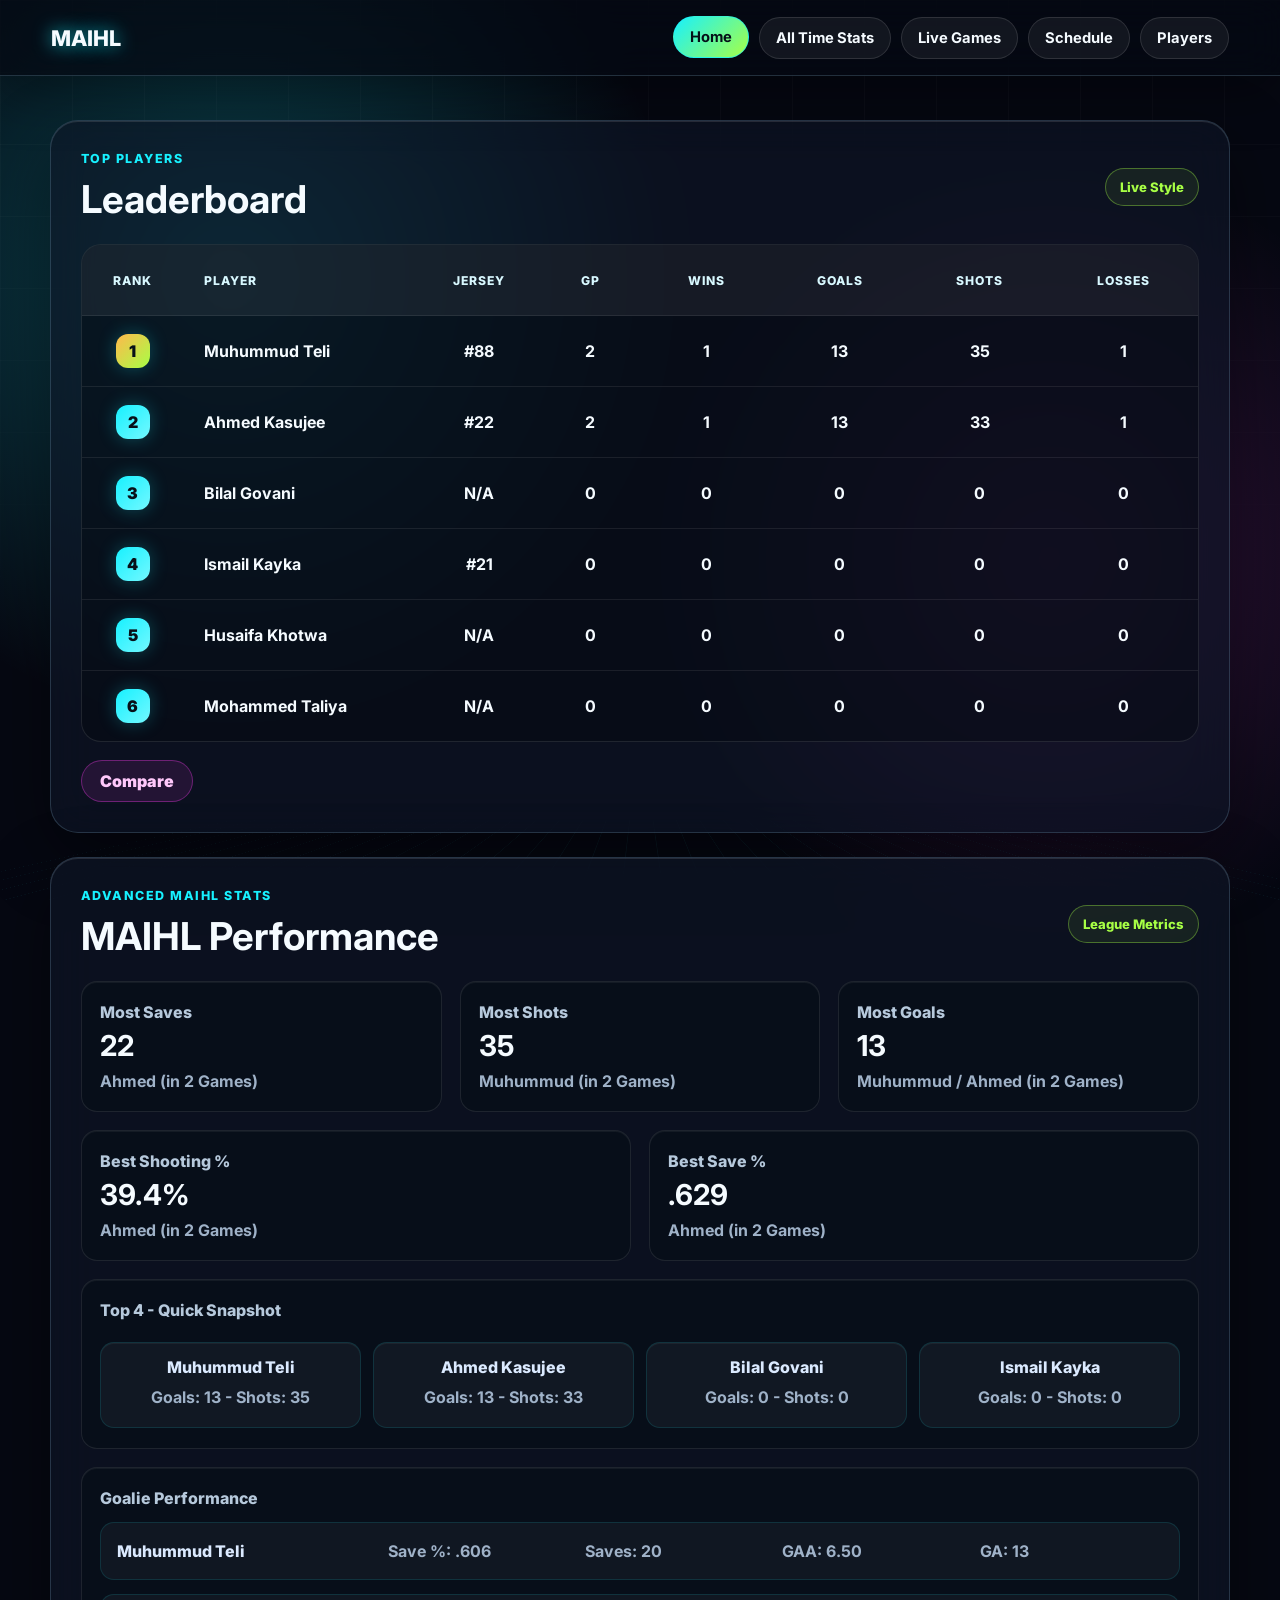
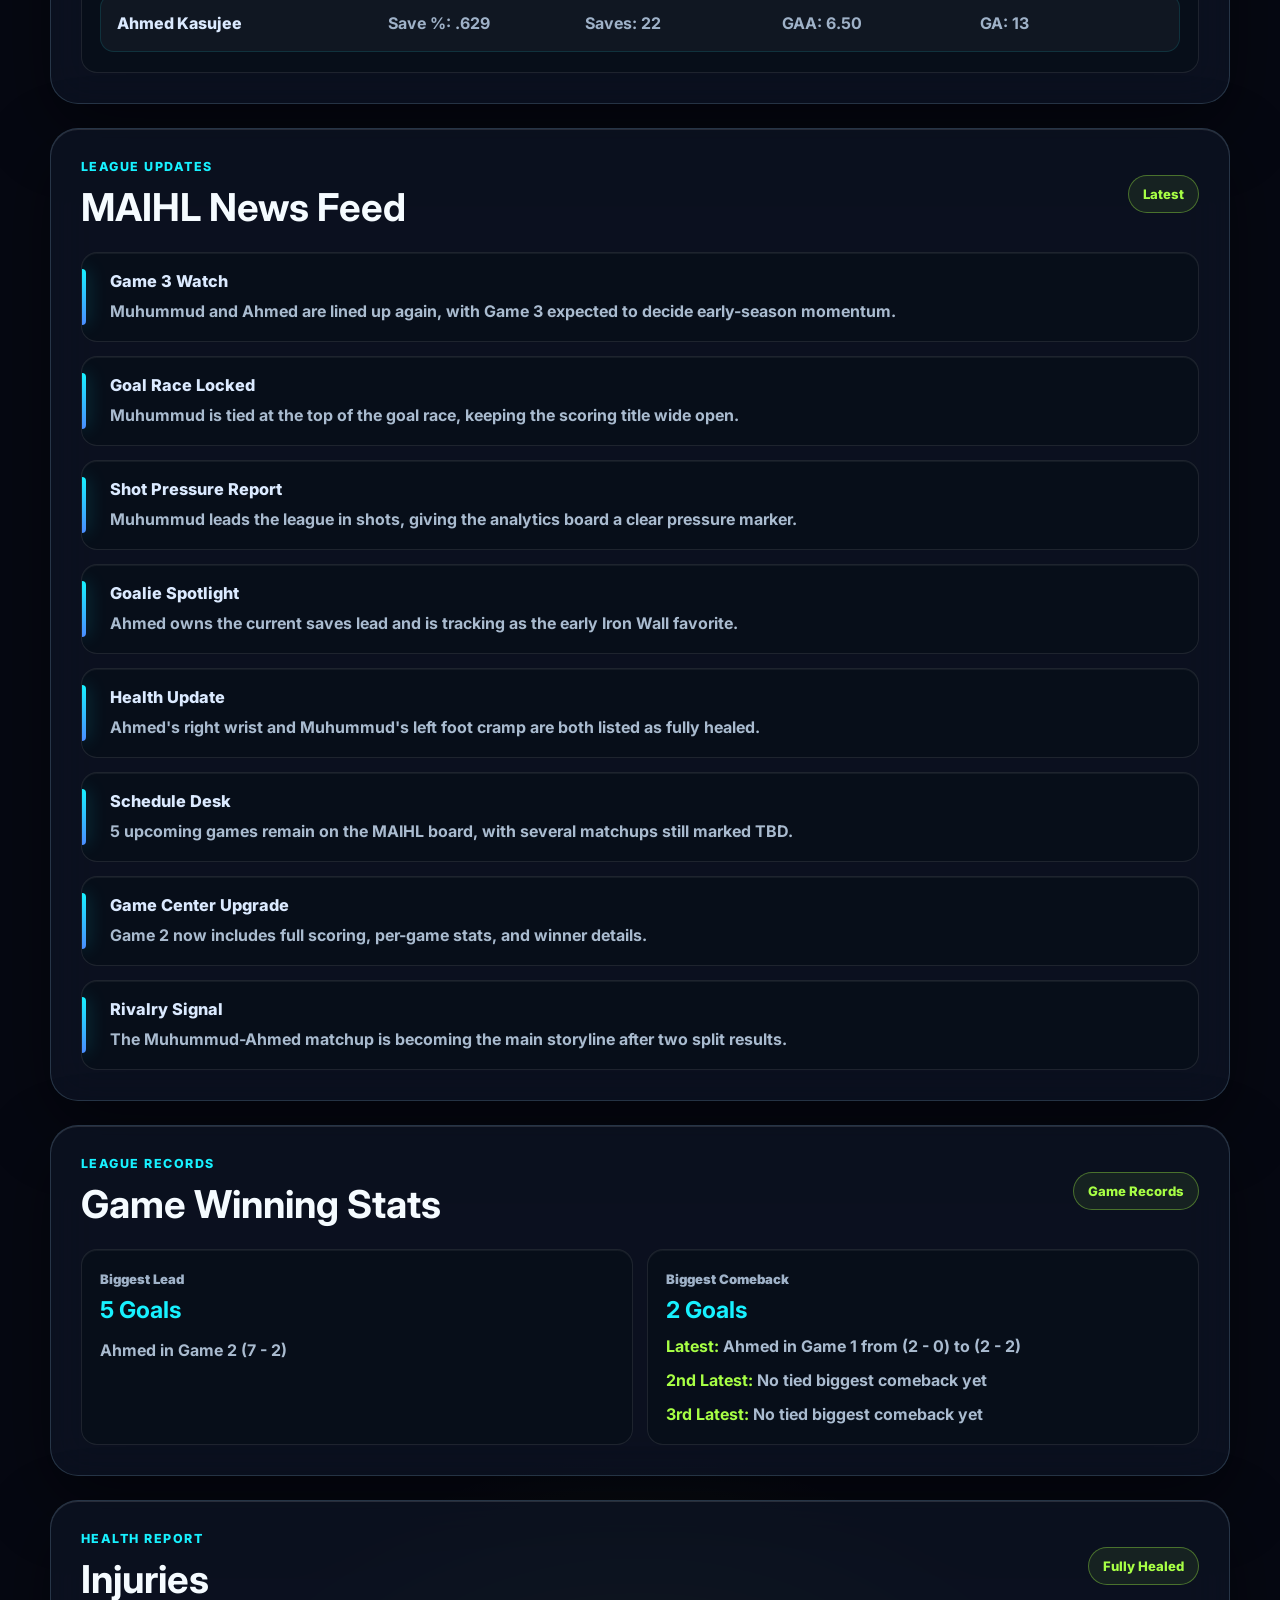
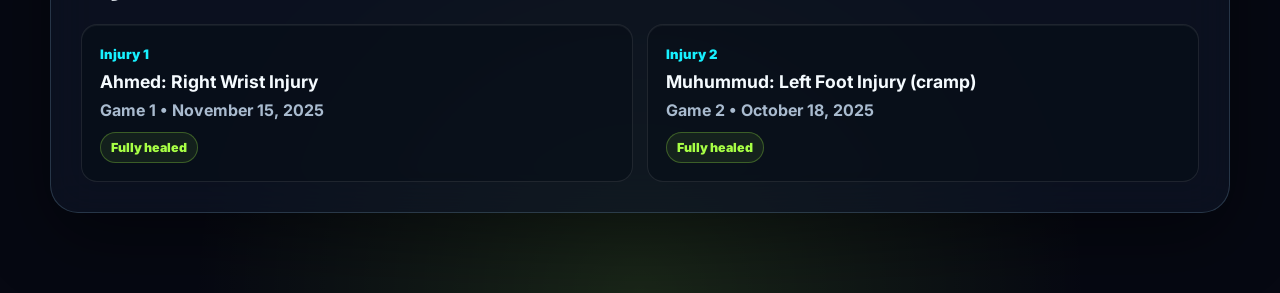
<file: index.html>
<!DOCTYPE html>
<html lang="en">
<head>
  <meta charset="UTF-8">
  <meta name="viewport" content="width=device-width, initial-scale=1.0">
  <title>MAIHL Sports Analytics</title>
  <link rel="preconnect" href="https://fonts.googleapis.com">
  <link rel="preconnect" href="https://fonts.gstatic.com" crossorigin>
  <link href="https://fonts.googleapis.com/css2?family=Inter:wght@400;500;600;700;800&display=swap" rel="stylesheet">
  <link rel="stylesheet" href="styles.css">
</head>
<body>
  <div class="arena-grid" aria-hidden="true"></div>

  <nav class="navbar">
    <a class="brand" href="#home" aria-label="MAIHL home">MAIHL</a>
    <div class="nav-actions" aria-label="Primary navigation">
      <a class="nav-button active" href="#home">Home</a>
      <a class="nav-button" href="#all-time-stats">All Time Stats</a>
      <a class="nav-button" href="#live-games">Live Games</a>
      <a class="nav-button" href="schedule.html">Schedule</a>
      <a class="nav-button" href="players.html">Players</a>
    </div>
  </nav>

  <main id="home" class="page-shell">
    <section id="all-time-stats" class="leaderboard-card" aria-labelledby="leaderboard-title">
      <div class="section-heading">
        <div>
          <p class="eyebrow">Top Players</p>
          <h2 id="leaderboard-title">Leaderboard</h2>
        </div>
        <span class="live-pill">Live Style</span>
      </div>

      <div class="table-wrap">
        <table>
          <thead>
            <tr>
              <th>Rank</th>
              <th>Player</th>
              <th>Jersey</th>
              <th><button type="button" class="sort-button" data-sort="gp">GP</button></th>
              <th><button type="button" class="sort-button" data-sort="wins">Wins</button></th>
              <th><button type="button" class="sort-button" data-sort="goals">Goals</button></th>
              <th><button type="button" class="sort-button" data-sort="shots">Shots</button></th>
              <th><button type="button" class="sort-button" data-sort="losses">Losses</button></th>
            </tr>
          </thead>
          <tbody id="leaderboard-body"></tbody>
        </table>
      </div>
      <a class="compare-button" href="compare.html">Compare</a>
    </section>

    <section id="live-games" class="performance-card" aria-labelledby="performance-title">
      <div class="section-heading">
        <div>
          <p class="eyebrow">Advanced MAIHL Stats</p>
          <h2 id="performance-title">MAIHL Performance</h2>
        </div>
        <span class="live-pill">League Metrics</span>
      </div>

      <div class="lead-stats">
        <article class="metric-card">
          <h3>Most Saves</h3>
          <strong>22</strong>
          <span>Ahmed (in 2 Games)</span>
        </article>
        <article class="metric-card">
          <h3>Most Shots</h3>
          <strong>35</strong>
          <span>Muhummud (in 2 Games)</span>
        </article>
        <article class="metric-card">
          <h3>Most Goals</h3>
          <strong>13</strong>
          <span>Muhummud / Ahmed (in 2 Games)</span>
        </article>
      </div>

      <div class="efficiency-stats">
        <article class="metric-card metric-card-wide">
          <h3>Best Shooting %</h3>
          <strong>39.4%</strong>
          <span>Ahmed (in 2 Games)</span>
        </article>
        <article class="metric-card metric-card-wide">
          <h3>Best Save %</h3>
          <strong>.629</strong>
          <span>Ahmed (in 2 Games)</span>
        </article>
      </div>

      <div class="snapshot-card">
        <h3>Top 4 - Quick Snapshot</h3>
        <div class="snapshot-list">
          <div>
            <strong>Muhummud Teli</strong>
            <span>Goals: 13 - Shots: 35</span>
          </div>
          <div>
            <strong>Ahmed Kasujee</strong>
            <span>Goals: 13 - Shots: 33</span>
          </div>
          <div>
            <strong>Bilal Govani</strong>
            <span>Goals: 0 - Shots: 0</span>
          </div>
          <div>
            <strong>Ismail Kayka</strong>
            <span>Goals: 0 - Shots: 0</span>
          </div>
        </div>
      </div>

      <div class="goalie-card">
        <h3>Goalie Performance</h3>
        <div class="goalie-row">
          <strong>Muhummud Teli</strong>
          <span>Save %: .606</span>
          <span>Saves: 20</span>
          <span>GAA: 6.50</span>
          <span>GA: 13</span>
        </div>
        <div class="goalie-row">
          <strong>Ahmed Kasujee</strong>
          <span>Save %: .629</span>
          <span>Saves: 22</span>
          <span>GAA: 6.50</span>
          <span>GA: 13</span>
        </div>
      </div>
    </section>

    <section class="news-card" aria-labelledby="news-title">
      <div class="section-heading">
        <div>
          <p class="eyebrow">League Updates</p>
          <h2 id="news-title">MAIHL News Feed</h2>
        </div>
        <span class="live-pill">Latest</span>
      </div>

      <div class="news-list" id="news-list"></div>
    </section>

    <section class="awards-card" aria-labelledby="awards-title">
      <div class="section-heading">
        <div>
          <p class="eyebrow">League Records</p>
          <h2 id="awards-title">Game Winning Stats</h2>
        </div>
        <span class="live-pill">Game Records</span>
      </div>
      <div class="awards-grid" id="awards-grid"></div>
    </section>

    <section id="injuries" class="injuries-card" aria-labelledby="injuries-title">
      <div class="section-heading">
        <div>
          <p class="eyebrow">Health Report</p>
          <h2 id="injuries-title">Injuries</h2>
        </div>
        <span class="live-pill">Fully Healed</span>
      </div>
      <div class="injury-list" id="injury-list"></div>
    </section>
  </main>

  <script src="data.js"></script>
  <script src="script.js"></script>
</body>
</html>
</file>
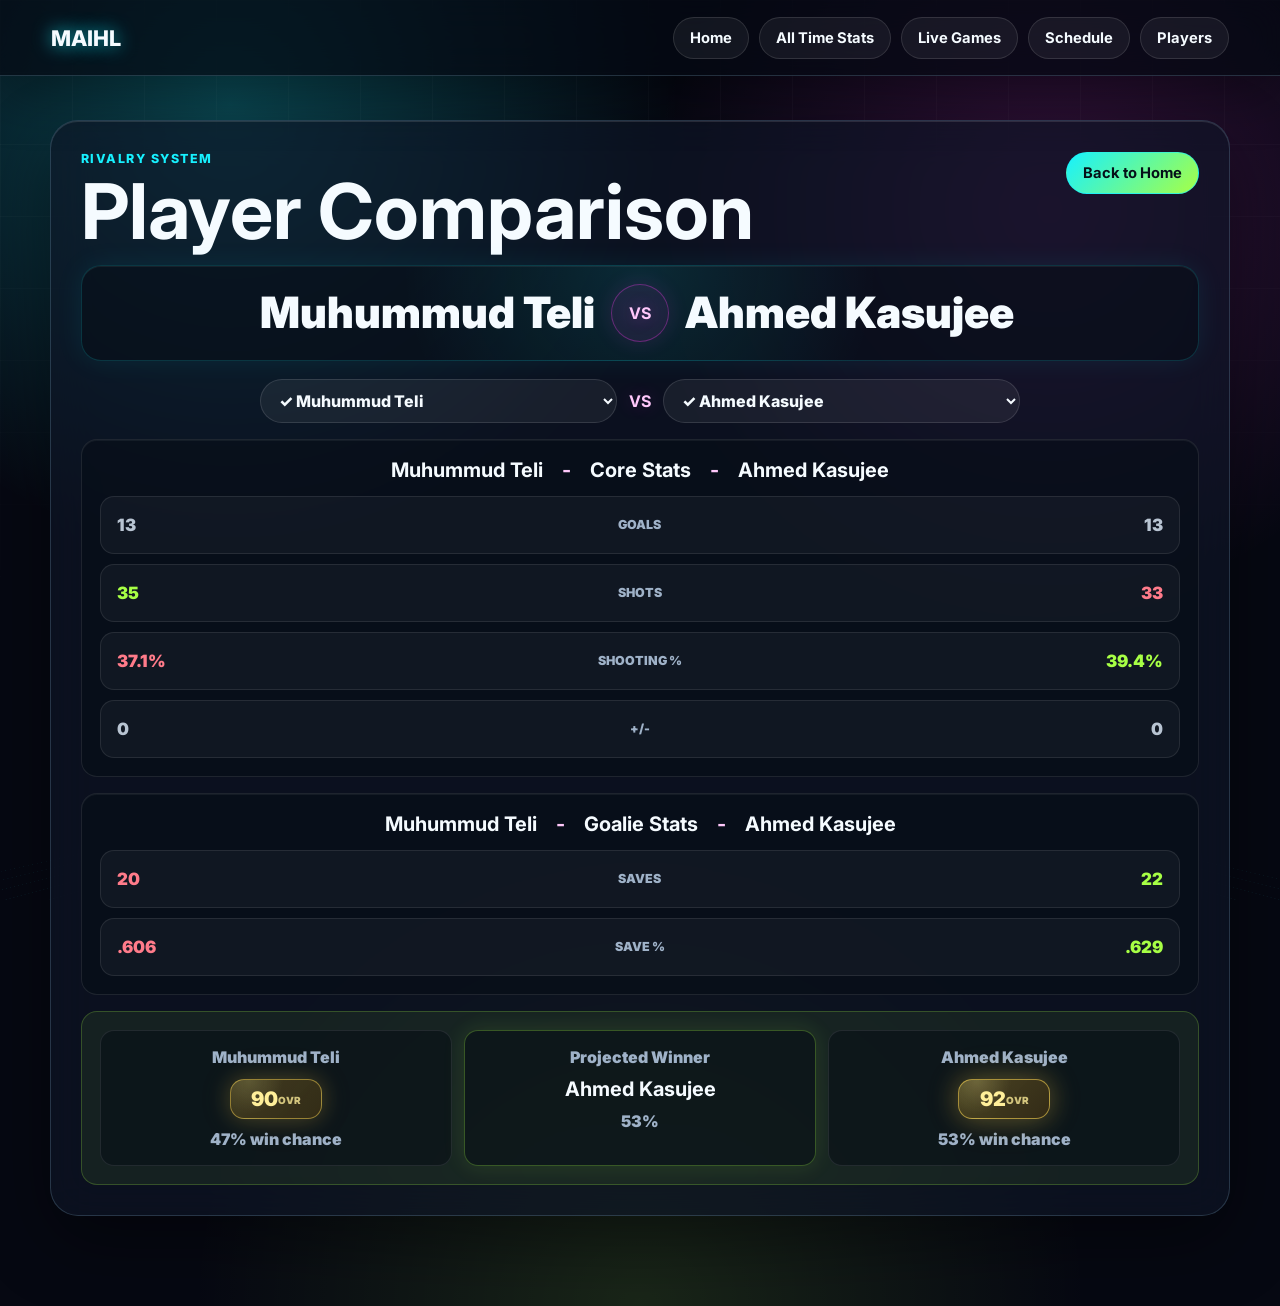
<file: compare.html>
<!DOCTYPE html>
<html lang="en">
<head>
  <meta charset="UTF-8">
  <meta name="viewport" content="width=device-width, initial-scale=1.0">
  <title>MAIHL Player Comparison</title>
  <link rel="preconnect" href="https://fonts.googleapis.com">
  <link rel="preconnect" href="https://fonts.gstatic.com" crossorigin>
  <link href="https://fonts.googleapis.com/css2?family=Inter:wght@400;500;600;700;800&display=swap" rel="stylesheet">
  <link rel="stylesheet" href="styles.css">
  <link rel="stylesheet" href="compare.css">
</head>
<body>
  <div class="arena-grid" aria-hidden="true"></div>

  <nav class="navbar">
    <a class="brand" href="index.html">MAIHL</a>
    <div class="nav-actions" aria-label="Primary navigation">
      <a class="nav-button" href="index.html#home">Home</a>
      <a class="nav-button" href="index.html#all-time-stats">All Time Stats</a>
      <a class="nav-button" href="index.html#live-games">Live Games</a>
      <a class="nav-button" href="schedule.html">Schedule</a>
      <a class="nav-button" href="players.html">Players</a>
    </div>
  </nav>

  <main class="page-shell compare-shell">
    <section class="compare-card">
      <div class="compare-header-line">
        <div>
          <p class="eyebrow">Rivalry System</p>
          <h1>Player Comparison</h1>
        </div>
        <a class="nav-button active compare-home" href="index.html#home">Back to Home</a>
      </div>

      <div class="compare-matchup-banner" id="compare-matchup-banner"></div>

      <div class="compare-topline">
        <div class="compare-controls">
          <select id="player-a"></select>
          <strong>VS</strong>
          <select id="player-b"></select>
        </div>
      </div>

      <div class="compare-result" id="compare-result"></div>
    </section>
  </main>

  <script src="data.js"></script>
  <script src="compare.js"></script>
</body>
</html>
</file>
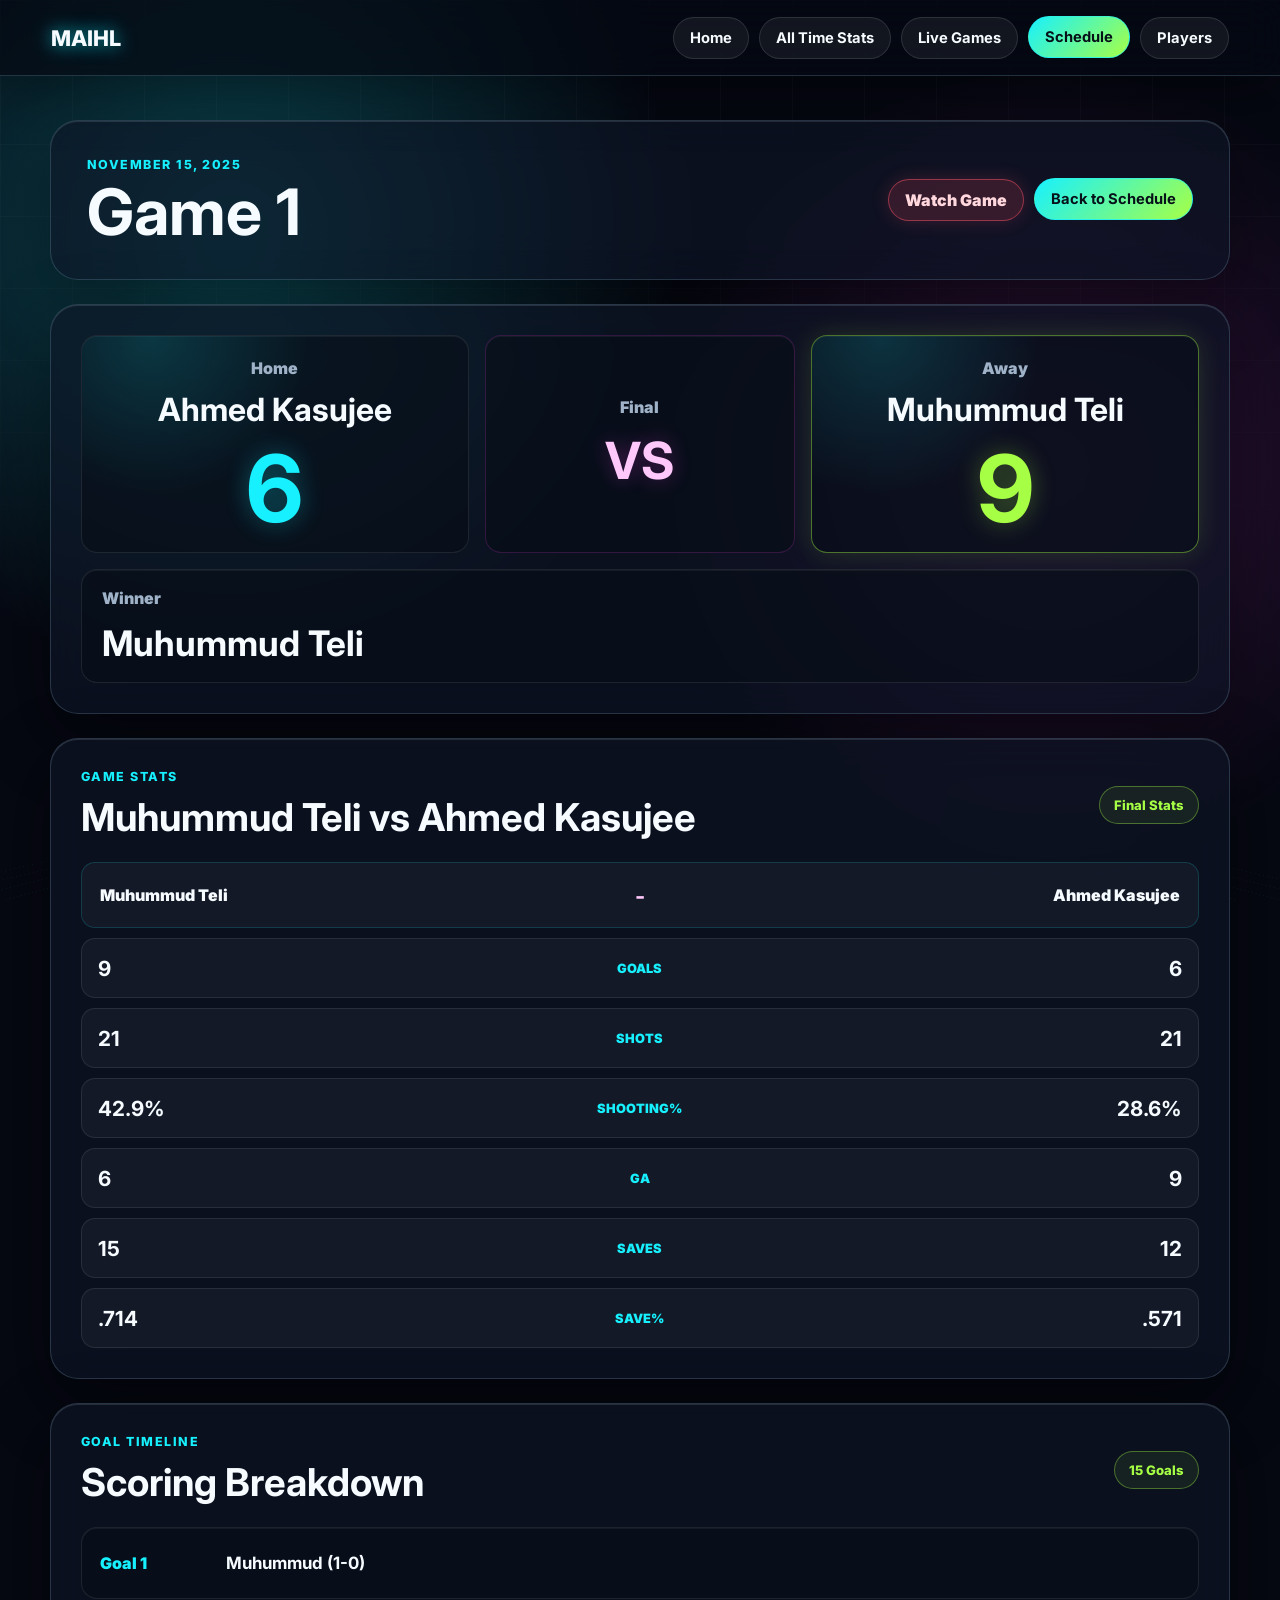
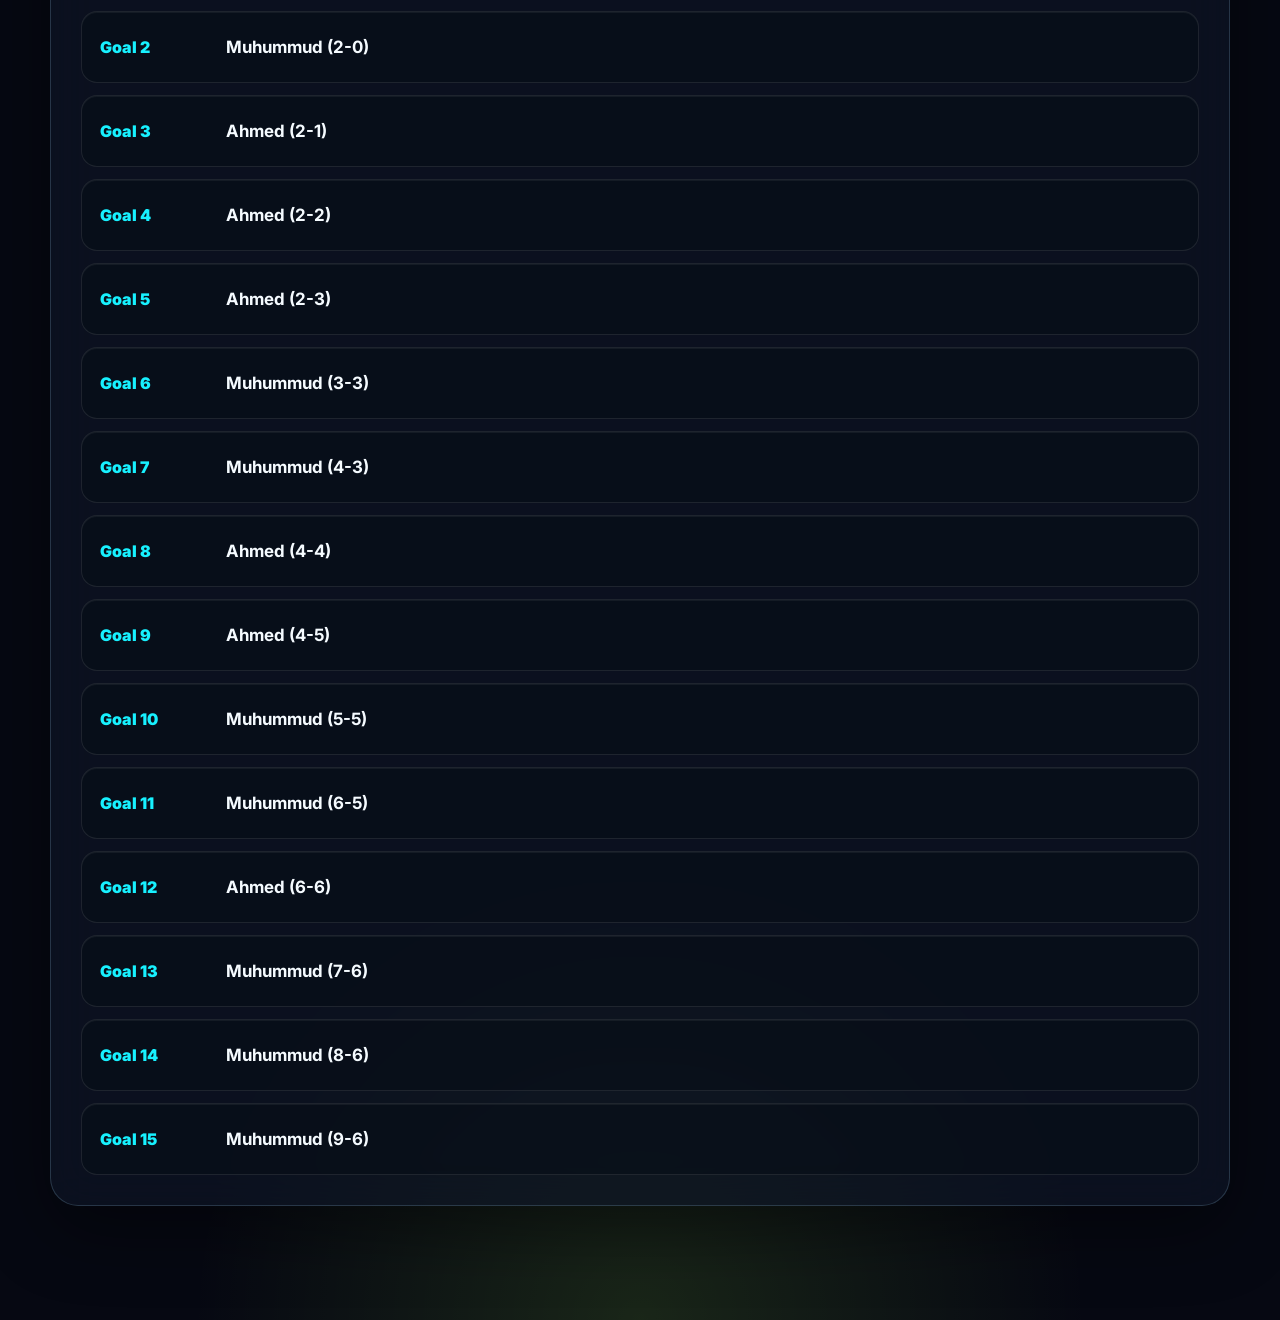
<file: game.html>
<!DOCTYPE html>
<html lang="en">
<head>
  <meta charset="UTF-8">
  <meta name="viewport" content="width=device-width, initial-scale=1.0">
  <title>MAIHL Game Center</title>
  <link rel="preconnect" href="https://fonts.googleapis.com">
  <link rel="preconnect" href="https://fonts.gstatic.com" crossorigin>
  <link href="https://fonts.googleapis.com/css2?family=Inter:wght@400;500;600;700;800&display=swap" rel="stylesheet">
  <link rel="stylesheet" href="styles.css">
  <link rel="stylesheet" href="game.css">
</head>
<body>
  <div class="arena-grid" aria-hidden="true"></div>

  <nav class="navbar">
    <a class="brand" href="index.html">MAIHL</a>
    <div class="nav-actions" aria-label="Primary navigation">
      <a class="nav-button" href="index.html#home">Home</a>
      <a class="nav-button" href="index.html#all-time-stats">All Time Stats</a>
      <a class="nav-button" href="index.html#live-games">Live Games</a>
      <a class="nav-button active" href="schedule.html">Schedule</a>
      <a class="nav-button" href="players.html">Players</a>
    </div>
  </nav>

  <main class="page-shell game-shell">
    <section class="game-hero">
      <div>
        <p class="eyebrow" id="game-date">Game Center</p>
        <h1 id="game-title">Game</h1>
      </div>
      <div class="game-hero-actions">
        <button type="button" class="watch-game-button" disabled>Watch Game</button>
        <a class="nav-button active" href="schedule.html">Back to Schedule</a>
      </div>
    </section>

    <section class="game-summary-card">
      <div class="scoreboard-panel">
        <article class="score-team" id="team-one-card">
          <span>Home</span>
          <strong id="player-one">TBD</strong>
          <b id="player-one-score">0</b>
        </article>
        <div class="score-divider">
          <span>Final</span>
          <strong>VS</strong>
        </div>
        <article class="score-team" id="team-two-card">
          <span>Away</span>
          <strong id="player-two">TBD</strong>
          <b id="player-two-score">0</b>
        </article>
      </div>
      <div class="winner-panel">
        <span>Winner</span>
        <strong id="game-winner">TBD</strong>
      </div>
    </section>

    <section class="game-stats-card" id="game-stats-card">
      <div class="section-heading">
        <div>
          <p class="eyebrow" id="game-stats-eyebrow">Game Stats</p>
          <h2 id="game-stats-title">Stat Matchup</h2>
        </div>
        <span class="live-pill" id="game-stats-pill">Versus</span>
      </div>
      <div class="game-stat-board" id="game-stat-board"></div>
    </section>

    <section class="scoring-card">
      <div class="section-heading">
        <div>
          <p class="eyebrow">Goal Timeline</p>
          <h2>Scoring Breakdown</h2>
        </div>
        <span class="live-pill" id="goal-count">0 Goals</span>
      </div>
      <div class="goal-list" id="goal-list"></div>
    </section>
  </main>

  <script src="data.js"></script>
  <script src="game.js"></script>
</body>
</html>
</file>
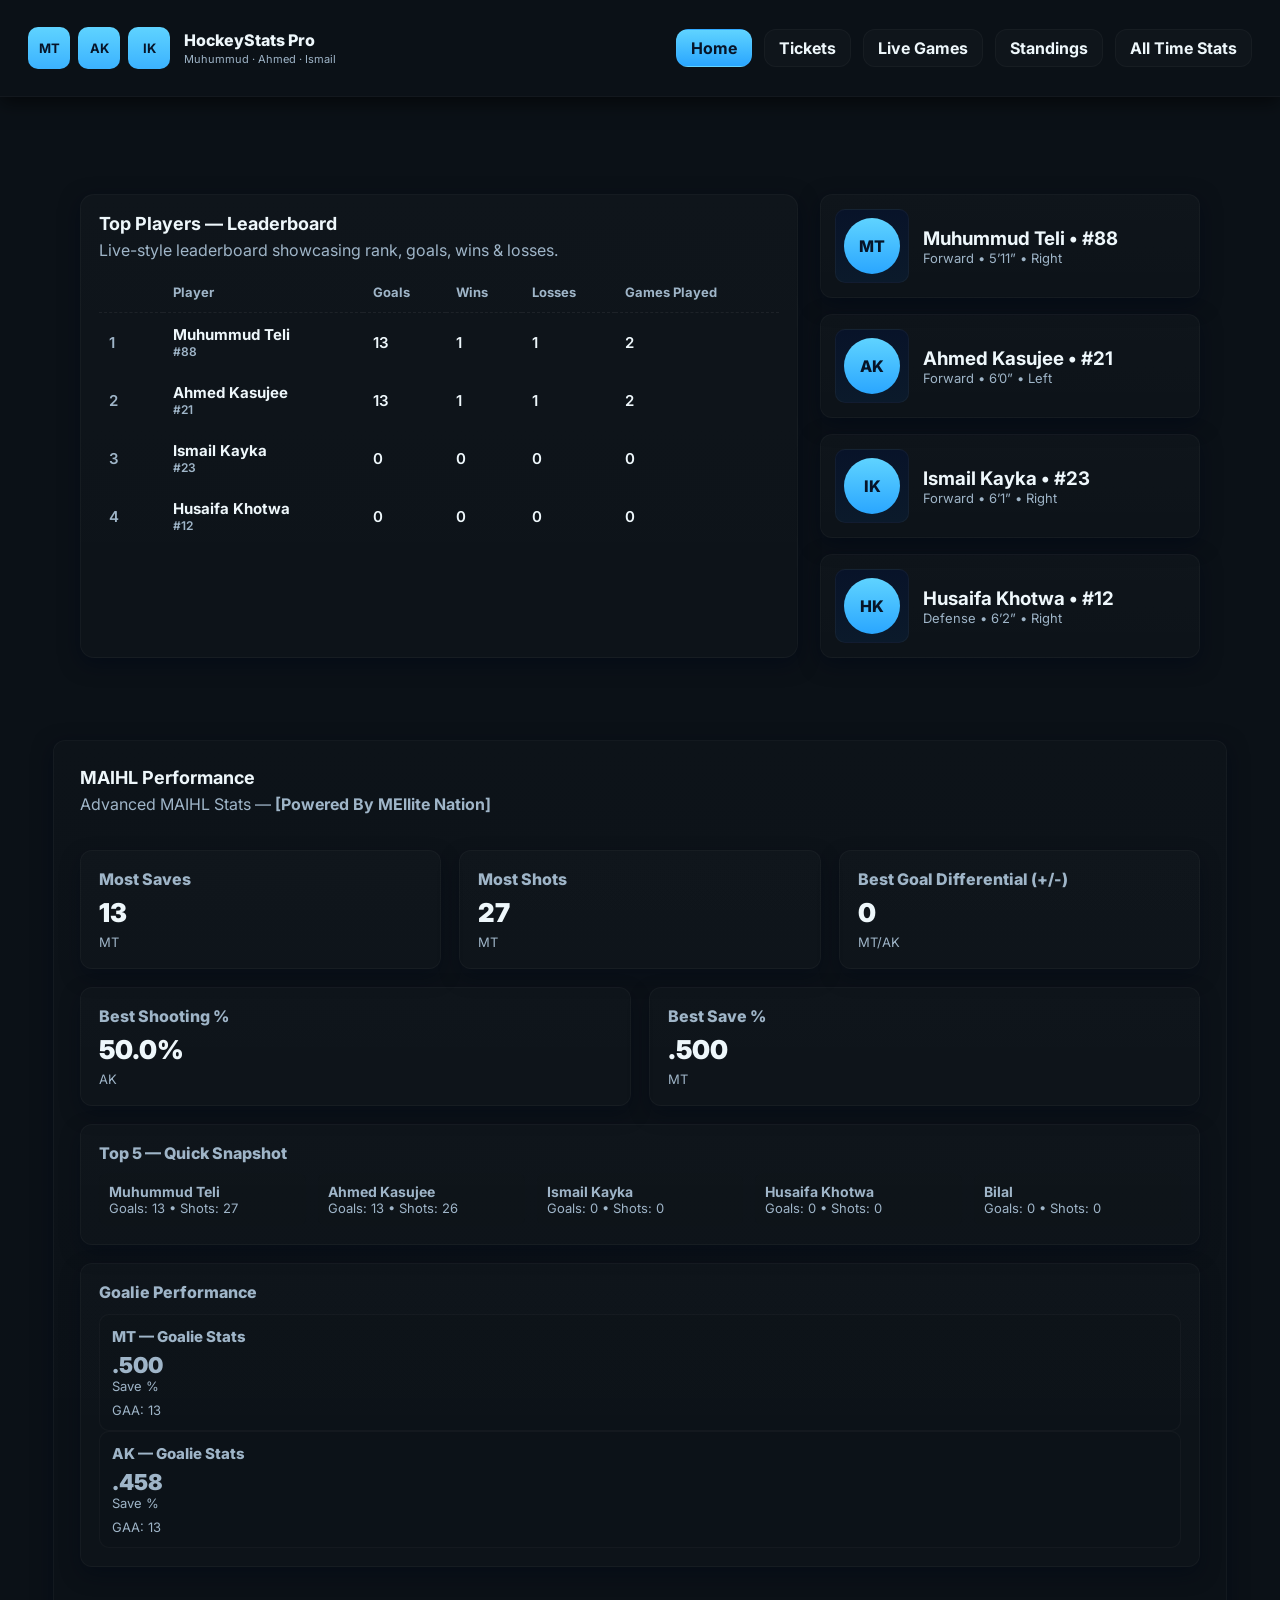
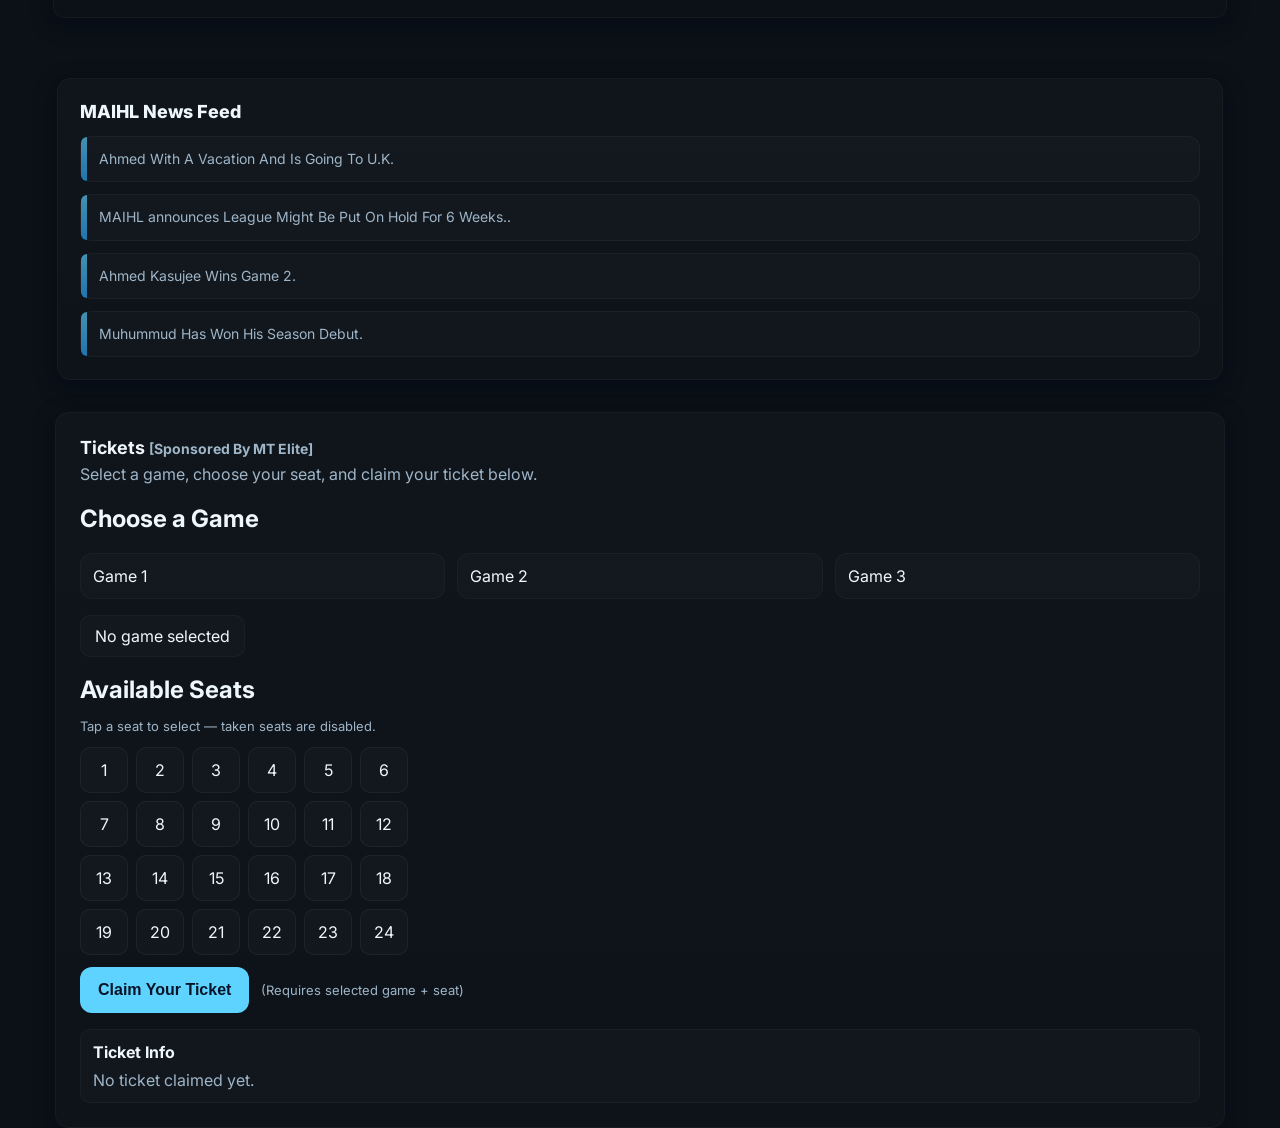
<file: Main MAIHL.html>
<!doctype html>
<html lang="en">
<head>
<meta charset="utf-8" />
<meta name="viewport" content="width=device-width,initial-scale=1" />
<title>MAIHL - Home</title>

<link rel="preconnect" href="https://fonts.googleapis.com">
<link rel="preconnect" href="https://fonts.gstatic.com" crossorigin>
<link href="https://fonts.googleapis.com/css2?family=Inter:wght@300;400;600;800&display=swap" rel="stylesheet">

<style>
/* ================= ROOT THEME ================= */
:root{
    --navy:#071428;
    --rink:#0b1117;
    --accent:#5fd3ff;
    --accent-2:#2aa6ff;
    --muted:#9fb5c8;
    --white:#eef7fb;
    --glass: rgba(255,255,255,0.03);
    --glass-2: rgba(255,255,255,0.02);
    --card-radius:14px;
    --shadow: 0 6px 20px rgba(2,8,23,0.6);
    font-family:'Inter',system-ui,-apple-system,'Segoe UI',Roboto,'Helvetica Neue',Arial;
}

html,body{
    height:100%;
    margin:0;
    background:var(--rink);
    color:var(--white);
    padding-top:72px;
    -webkit-font-smoothing:antialiased;
    -moz-osx-font-smoothing:grayscale;
}

/* ================= NAV BAR ================= */
.topnav{
    position:fixed;top:0;left:0;right:0;
    height:72px;
    display:flex;align-items:center;justify-content:space-between;
    padding:12px 28px;
    background:var(--rink);
    box-shadow:0 6px 18px rgba(0,0,0,0.55);
    z-index:40;
    border-bottom:1px solid rgba(255,255,255,0.03);
}

.logo{display:flex;align-items:center;gap:14px;}

.initials{display:flex;gap:8px;align-items:center;}

.initial{
    width:42px;height:42px;border-radius:10px;
    display:grid;place-items:center;
    font-weight:700;color:var(--navy);
    background:linear-gradient(180deg,var(--accent),#3bb2ff);
    font-size:13px;
}

.logo-title{font-weight:800;font-size:16px;}
.logo-sub{font-size:11px;color:var(--muted);margin-top:2px;}

.nav-buttons{display:flex;gap:12px;}

.nav-button{
    padding:8px 14px;
    background:rgba(255,255,255,0.02);
    border-radius:12px;
    border:1px solid rgba(255,255,255,0.03);
    font-weight:700;
    cursor:pointer;
    transition:0.2s;
}

.nav-button:hover{
    background:linear-gradient(180deg,var(--accent),var(--accent-2));
    color:var(--navy);
}

/* Home highlighted state */
.nav-button.active{
    background:linear-gradient(180deg,var(--accent),var(--accent-2));
    color:var(--navy);
}

/* ================= MAIN GRID ================= */
.container{
    max-width:1120px;
    margin:28px auto;
    padding:22px;
    display:grid;
    grid-template-columns:1fr 380px;
    gap:22px;
}

.panel{
    background:linear-gradient(180deg, rgba(255,255,255,0.02), rgba(255,255,255,0.01));
    border-radius:var(--card-radius);
    box-shadow:var(--shadow);
    padding:18px;
    border:1px solid rgba(255,255,255,0.03);
}

/* ================= LEADERBOARD ================= */
.leaderboard{width:100%;border-collapse:collapse;margin-top:6px}
.leaderboard thead th{
    font-weight:700;text-align:left;padding:12px 10px;
    font-size:13px;color:var(--muted);
    border-bottom:1px dashed rgba(255,255,255,0.03)
}
.leaderboard tbody tr{
    transition:transform .22s ease, background .22s ease;
}
.leaderboard tbody tr:hover{
    transform:translateY(-4px);
    background:linear-gradient(90deg, rgba(95,211,255,0.02), transparent)
}
.leaderboard td{padding:12px 10px;font-weight:600;font-size:15px}
.rank{font-size:13px;color:var(--muted);width:44px}
.stat-num{font-weight:800;font-size:16px;color:var(--white)}

/* ================= PLAYER CARDS ================= */
.players-col{display:flex;flex-direction:column;gap:16px}

.player-card{
    display:flex;gap:14px;align-items:center;
    padding:14px;border-radius:12px;
    background:linear-gradient(180deg, rgba(255,255,255,0.02), rgba(255,255,255,0.01));
    border:1px solid rgba(255,255,255,0.03);
    transition:transform .28s, box-shadow .28s;
    cursor:pointer;
}
.player-card:hover{
    transform:translateY(-8px) scale(1.01);
    box-shadow:0 18px 40px rgba(2,8,23,0.65)
}
.avatar{
    min-width:72px;height:72px;border-radius:10px;
    background:linear-gradient(180deg,#081329,#0b1a2b);
    display:flex;align-items:center;justify-content:center;
    border:1px solid rgba(255,255,255,0.04);
}
.initial-circle{
    width:56px;height:56px;border-radius:50%;
    display:grid;place-items:center;font-weight:800;
    background:linear-gradient(180deg,var(--accent),#2aa6ff);
    color:var(--navy);font-size:16px
}

/* ================= TICKETS ================= */
.games-grid{
    display:grid;
    grid-template-columns:repeat(auto-fit,minmax(220px,1fr));
    gap:12px;margin-top:12px
}
.game-card{
    padding:12px;border-radius:12px;
    background:var(--glass-2);
    border:1px solid rgba(255,255,255,0.03);
    cursor:pointer;
    transition:transform .18s, box-shadow .18s, background .18s;
}
.game-card:hover{
    transform:translateY(-6px);
    box-shadow:0 10px 30px rgba(2,8,23,0.45)
}
.game-card.active{
    background:linear-gradient(180deg,var(--accent),var(--accent-2));
    color:var(--navy);font-weight:800;
    box-shadow:0 20px 40px rgba(42,166,255,0.12)
}

/* Seats */
.seat-map{
    display:grid;grid-template-columns:repeat(6,48px);
    gap:8px;margin-top:12px
}
.seat-item{
    height:44px;display:flex;align-items:center;justify-content:center;
    border-radius:10px;background:var(--glass-2);
    border:1px solid rgba(255,255,255,0.05);
    cursor:pointer;
}
.seat-item:hover{transform:translateY(-4px);background:rgba(95,211,255,0.06)}
.seat-item.taken{opacity:0.35;cursor:not-allowed}
.seat-item.selected{background:var(--accent);color:var(--navy);font-weight:800}

/* ================= PERFORMANCE ================= */
#performance{
    max-width:1120px;margin:60px auto;padding:26px;border-radius:12px;
    border:1px solid rgba(255,255,255,0.03);
    background:linear-gradient(180deg, rgba(255,255,255,0.01), rgba(255,255,255,0.005));
    box-shadow:var(--shadow)
}
.performance-grid{
    display:flex;align-items:flex-start;justify-content:space-between;
    gap:18px;padding:24px 0;color:var(--muted);font-size:14px;flex-wrap:wrap;
}
.stat-card{
    flex:1 1 280px;min-width:220px;padding:18px;border-radius:12px;
    background:linear-gradient(180deg, rgba(255,255,255,0.015), rgba(255,255,255,0.01));
    border:1px solid rgba(255,255,255,0.03);
    box-shadow:0 8px 20px rgba(2,8,23,0.45);
}
.stat-title{font-weight:800;font-size:16px;margin-bottom:8px;}
.stat-value{font-size:26px;font-weight:900;color:var(--white);margin-bottom:6px;}
.stat-sub{font-size:13px;color:var(--muted)}

.performance-subtitle{color:var(--muted)}

/* Hot/Cold Streaks */
.streaks{
    display:flex;flex-direction:column;gap:12px;margin-top:12px;
}
.streak-item{
    display:flex;justify-content:space-between;align-items:center;padding:10px;border-radius:10px;
    background:rgba(255,255,255,0.02);border:1px solid rgba(255,255,255,0.03);
}
.streak-hot{border-left:4px solid #ff9b4a}
.streak-cold{border-left:4px solid #4aa6ff}
.streak-name{font-weight:800}
.streak-meta{color:var(--muted);font-size:13px}

/* Goalie section */
.goalie-grid{display:flex;gap:12px;flex-wrap:wrap;margin-top:12px}
.goalie-card{flex:1 1 220px;padding:12px;border-radius:10px;background:rgba(0,0,0,0.03);
    border:1px solid rgba(255,255,255,0.03);}
.goalie-title{font-weight:800;margin-bottom:6px;font-size:15px}

/* mini canvas sizing */
.trend-canvas{width:100%;height:70px;border-radius:8px;background:transparent;display:block}

/* Floating action button (3-dot) */
.fab-menu{
    position:fixed;
    bottom:28px;
    right:28px;
    z-index:200;
}
.fab-dots{
    width:58px;
    height:58px;
    background:var(--accent);
    color:var(--navy);
    display:flex;
    align-items:center;
    justify-content:center;
    border-radius:50%;
    font-size:34px;
    font-weight:900;
    cursor:pointer;
    box-shadow:0 12px 30px rgba(0,0,0,0.5);
    transition:0.2s;
}
.fab-dots:hover{ transform:scale(1.07); }
.fab-options{
    position:absolute;
    bottom:70px;
    right:0;
    display:none;
    flex-direction:column;
    gap:10px;
}
.fab-option{
    padding:12px 16px;
    background:rgba(255,255,255,0.06);
    border-radius:10px;
    border:1px solid rgba(255,255,255,0.05);
    cursor:pointer;
    font-weight:700;
    transition:0.2s;
}
.fab-option:hover{
    background:var(--accent);
    color:var(--navy);
}

/* ================= NEWS FEED ================= */
.news-panel{
    padding:22px;
    background:linear-gradient(180deg, rgba(255,255,255,0.02), rgba(255,255,255,0.01));
    border-radius:var(--card-radius);
    border:1px solid rgba(255,255,255,0.03);
    box-shadow:var(--shadow);
    margin-top:32px;
}
.news-title{
    font-weight:800;
    font-size:18px;
    margin-bottom:14px;
    color:var(--white);
}
.news-list{
    display:flex;
    flex-direction:column;
    gap:12px;
}
.news-item{
    padding:12px 14px 12px 18px;
    border-radius:12px;
    background:rgba(255,255,255,0.02);
    border:1px solid rgba(255,255,255,0.04);
    font-size:14px;
    line-height:1.45;
    color:var(--muted);
    position:relative;
    transition:0.25s ease;
}
.news-item::before{
    content:"";
    width:6px;
    height:100%;
    background:linear-gradient(180deg, var(--accent), var(--accent-2));
    position:absolute;
    left:0;
    top:0;
    border-radius:12px 0 0 12px;
    opacity:0.65;
}
.news-item:hover{
    transform:translateY(-6px);
    background:linear-gradient(180deg, rgba(255,255,255,0.04), rgba(255,255,255,0.03));
    box-shadow:0 14px 30px rgba(0,0,0,0.45);
    color:var(--white);
}

/* Responsive */
@media (max-width:980px){
    .container{grid-template-columns:1fr;padding:12px}
    .players-col{order:2}
    .performance-grid{flex-direction:column;align-items:stretch}
    .news-panel{margin:18px 12px}
}

/* === STAT CARD ANIMATIONS === */
.stat-card {
    opacity: 0;
    transform: translateY(20px);
    animation: fadeUp 0.6s ease-out forwards;
}

/* Delay each card automatically (will apply in DOM order) */
.stat-card:nth-child(1) { animation-delay: 0.10s; }
.stat-card:nth-child(2) { animation-delay: 0.20s; }
.stat-card:nth-child(3) { animation-delay: 0.30s; }
.stat-card:nth-child(4) { animation-delay: 0.40s; }
.stat-card:nth-child(5) { animation-delay: 0.50s; }
.stat-card:nth-child(6) { animation-delay: 0.60s; }
.stat-card:nth-child(7) { animation-delay: 0.70s; }

@keyframes fadeUp {
    from { opacity: 0; transform: translateY(22px); }
    to   { opacity: 1; transform: translateY(0px); }
}

/* Stat Value pulse animation */
.stat-value {
    animation: statPop 0.5s ease-out;
}

@keyframes statPop {
    0%   { transform: scale(0.8); opacity: 0; }
    60%  { transform: scale(1.08); opacity: 1; }
    100% { transform: scale(1); }
}
</style>
</head>

<body>
<!-- ================= NAVIGATION ================= -->
<nav class="topnav" role="navigation" aria-label="Main">
    <div class="logo">
        <div class="initials">
            <div class="initial">MT</div>
            <div class="initial">AK</div>
            <div class="initial">IK</div>
        </div>
        <div class="brand">
            <div class="logo-title">HockeyStats Pro</div>
            <div class="logo-sub">Muhummud · Ahmed · Ismail</div>
        </div>
    </div>

    <div class="nav-buttons" role="menubar">
        <div class="nav-button active" role="menuitem">Home</div>
        <div class="nav-button" role="menuitem">Tickets</div>
        <div class="nav-button" role="menuitem">Live Games</div>
        <div class="nav-button" role="menuitem">Standings</div>
        <div class="nav-button" role="menuitem">All Time Stats</div>
    </div>
</nav>

<!-- ================= MAIN CONTENT ================= -->
<main class="container" id="app">

<section class="panel" aria-labelledby="leaderboard-title">
    <h1 id="leaderboard-title" class="page-title" style="margin:0 0 6px 0;font-size:18px">Top Players — Leaderboard</h1>
    <p class="lead" style="color:var(--muted);margin:6px 0 12px 0">Live-style leaderboard showcasing rank, goals, wins & losses.</p>

    <table class="leaderboard" aria-describedby="leaderboard-desc">
        <thead>
            <tr>
                <th></th>
                <th>Player</th>
                <th>Goals</th>
                <th>Wins</th>
                <th>Losses</th>
                <th>Games Played</th>
            </tr>
        </thead>

        <tbody id="leaderboard-body">
<tr>
    <td class="rank">1</td>
    <td><strong>Muhummud Teli</strong><div style="font-size:12px;color:var(--muted)">#88</div></td>
    <td class="stat-num">13</td>
    <td class="stat-num">1</td>
    <td class="stat-num">1</td>
    <td class="stat-num">2</td>
</tr>
<tr>
    <td class="rank">2</td>
    <td><strong>Ahmed Kasujee</strong><div style="font-size:12px;color:var(--muted)">#21</div></td>
    <td class="stat-num">13</td>
    <td class="stat-num">1</td>
    <td class="stat-num">1</td>
    <td class="stat-num">2</td>
</tr>
                <td class="rank">3</td>
                <td><strong>Ismail Kayka</strong><div style="font-size:12px;color:var(--muted)">#23</div></td>
                <td class="stat-num">0</td>
                <td class="stat-num">0</td>
                <td class="stat-num">0</td>
                <td class="stat-num">0</td>
            </tr>
            <tr>
                <td class="rank">4</td>
                <td><strong>Husaifa Khotwa</strong><div style="font-size:12px;color:var(--muted)">#12</div></td>
                <td class="stat-num">0</td>
                <td class="stat-num">0</td>
                <td class="stat-num">0</td>
                <td class="stat-num">0</td>
            </tr>
        </tbody>
    </table>
</section>

<aside class="players-col" aria-label="Players">
    <article class="panel player-card" data-player="MT" tabindex="0">
        <div class="avatar"><div class="initial-circle">MT</div></div>
        <div>
            <h3 style="margin:0">Muhummud Teli • #88</h3>
            <div style="font-size:13px;color:var(--muted)">Forward • 5’11” • Right</div>
        </div>
    </article>

    <article class="panel player-card" data-player="AK" tabindex="0">
        <div class="avatar"><div class="initial-circle">AK</div></div>
        <div>
            <h3 style="margin:0">Ahmed Kasujee • #21</h3>
            <div style="font-size:13px;color:var(--muted)">Forward • 6’0” • Left</div>
        </div>
    </article>

    <article class="panel player-card" data-player="IK" tabindex="0">
        <div class="avatar"><div class="initial-circle">IK</div></div>
        <div>
            <h3 style="margin:0">Ismail Kayka • #23</h3>
            <div style="font-size:13px;color:var(--muted)">Forward • 6’1” • Right</div>
        </div>
    </article>

    <article class="panel player-card" data-player="HK" tabindex="0">
        <div class="avatar"><div class="initial-circle">HK</div></div>
        <div>
            <h3 style="margin:0">Husaifa Khotwa • #12</h3>
            <div style="font-size:13px;color:var(--muted)">Defense • 6’2” • Right</div>
        </div>
    </article>
</aside>

</main>

<!-- ================= PERFORMANCE SECTION ================= -->
<section id="performance" class="panel" aria-labelledby="perf-title">
    <h1 id="perf-title" class="page-title" style="margin:0 0 6px 0;font-size:18px">MAIHL Performance</h1>

    <p class="lead performance-subtitle" style="color:var(--muted);margin:6px 0 12px 0">
        Advanced MAIHL Stats — <strong>[Powered By MEllite Nation]</strong>
    </p>

    <div class="performance-grid" id="performanceGrid">

        <!-- MOST SAVES -->
        <div class="stat-card">
            <div class="stat-title">Most Saves</div>
            <div class="stat-value" id="mostSaves">13</div>
<div class="stat-sub">MT</div>
        </div>

        <!-- MOST SHOTS -->
        <div class="stat-card">
            <div class="stat-title">Most Shots</div>
            <div class="stat-value" id="mostShots">27</div>
<div class="stat-sub">MT</div>
        </div>

        <!-- GOAL DIFFERENTIAL -->
        <div class="stat-card">
            <div class="stat-title">Best Goal Differential (+/-)</div>
            <div class="stat-value" id="bestGD">0</div>
<div class="stat-sub">MT/AK</div>
        </div>

        <!-- SHOOTING % -->
        <div class="stat-card">
            <div class="stat-title">Best Shooting %</div>
            <div class="stat-value" id="bestShootPct">50.0%</div>
<div class="stat-sub">AK</div>
        </div>

        <!-- SAVE % -->
        <div class="stat-card">
            <div class="stat-title">Best Save %</div>
            <div class="stat-value" id="bestSavePct">.500</div>
<div class="stat-sub">MT</div>
        </div>

        <!-- OTHER SECTIONS REMAIN THE SAME -->
        
        <div class="stat-card" style="flex-basis:100%;">
            <div class="stat-title">Top 5 — Quick Snapshot</div>

            <div style="display:flex;gap:12px;margin-top:10px;flex-wrap:wrap;">

                <div style="flex:1 1 160px;background:rgba(0,0,0,0.03);padding:10px;border-radius:8px;">
                 <strong>Muhummud Teli</strong>
<div style="font-size:13px;color:var(--muted)">Goals: 13 • Shots: 27</div>

                </div>

                <div style="flex:1 1 160px;background:rgba(0,0,0,0.03);padding:10px;border-radius:8px;">
                   <strong>Ahmed Kasujee</strong>
<div style="font-size:13px;color:var(--muted)">Goals: 13 • Shots: 26</div>
                </div>

                <div style="flex:1 1 160px;background:rgba(0,0,0,0.03);padding:10px;border-radius:8px;">
                    <strong>Ismail Kayka</strong>
                    <div style="font-size:13px;color:var(--muted)">Goals: 0 • Shots: 0</div>
                </div>

                <div style="flex:1 1 160px;background:rgba(0,0,0,0.03);padding:10px;border-radius:8px;">
                    <strong>Husaifa Khotwa</strong>
                    <div style="font-size:13px;color:var(--muted)">Goals: 0 • Shots: 0</div>
                </div>

                <div style="flex:1 1 160px;background:rgba(0,0,0,0.03);padding:10px;border-radius:8px;">
                    <strong>Bilal</strong>
                    <div style="font-size:13px;color:var(--muted)">Goals: 0 • Shots: 0</div>
                </div>

            </div>
        </div>

        <!-- GOALIE PERFORMANCE -->
        <div class="stat-card" style="flex-basis:100%;">
            <div class="stat-title">Goalie Performance</div>

            <div class="goalie-grid" id="goalieGrid">

                <div class="goalie-card">
                    <div class="goalie-title">MT — Goalie Stats</div>
<div style="font-size:22px;font-weight:900" id="mtSavePct">.500</div>
<div style="font-size:13px;color:var(--muted)">Save %</div>
<div style="margin-top:8px;font-size:13px;color:var(--muted)">
    GAA: <span id="mtGAA">13</span><s"></span>
</div>

 </span>
                    </div>
                </div>

                <div class="goalie-card">
                    <div class="goalie-title">AK — Goalie Stats</div>
                    <div style="font-size:22px;font-weight:900" id="akSavePct">.458</div>
<div style="font-size:13px;color:var(--muted)">Save %</div>
<div style="margin-top:8px;font-size:13px;color:var(--muted)">
    GAA: <span id="akGAA">13</span></span>
</div>


  </span>
                    </div>
                </div>

            </div>
        </div>

    </div>
</section>

<!-- ================= NEWS FEED ================= -->
<section class="panel news-panel" aria-labelledby="news-title" style="max-width:1120px;margin:32px auto;">
    <div id="news-title" class="news-title">MAIHL News Feed</div>

    <div class="news-list" id="newsList">
        <!-- JS Populated -->
    </div>
</section>

<!-- ================= TICKETS SECTION ================= -->
<section id="tickets">
<div class="panel" style="padding:24px;max-width:1120px;margin:0 auto;">

    <h1 class="page-title" style="margin:0 0 6px 0;font-size:18px">
        Tickets <small style="color:var(--muted);font-size:14px;">[Sponsored By MT Elite]</small>
    </h1>

    <p class="lead" style="color:var(--muted);margin:6px 0 12px 0">Select a game, choose your seat, and claim your ticket below.</p>

    <h2 style="margin-top:20px;font-weight:700;">Choose a Game</h2>
    <div class="games-grid" id="gamesGrid" role="list"></div>

    <div style="display:flex;gap:12px;align-items:center;margin-top:16px;flex-wrap:wrap;">
        <div id="selectedGameBadge"
            style="padding:10px 14px;background:rgba(255,255,255,0.02);
            border-radius:10px;border:1px solid rgba(255,255,255,0.03);">
            No game selected
        </div>
    </div>

    <h2 style="margin-top:18px;font-weight:700;">Available Seats</h2>
    <p style="color:var(--muted);font-size:13px;margin-top:-6px;">
        Tap a seat to select — taken seats are disabled.
    </p>

    <div class="seat-map" id="seatMap" aria-live="polite"></div>

    <div style="display:flex;gap:12px;align-items:center;margin-top:12px;">
        <button id="claimBtn"
            style="padding:14px 18px;background:var(--accent);
            color:var(--navy);border:none;border-radius:12px;font-weight:800;
            font-size:16px;cursor:pointer;">
            Claim Your Ticket
        </button>

        <div style="color:var(--muted);font-size:13px;">
            (Requires selected game + seat)
        </div>
    </div>

    <div class="ticket-summary"
        style="margin-top:16px;padding:12px;border:1px solid rgba(255,255,255,0.03);
        border-radius:10px;background:rgba(255,255,255,0.02);">

        <strong>Ticket Info</strong>
        <div id="ticketInfo" style="margin-top:8px;color:var(--muted);">No ticket claimed yet.</div>
    </div>

</div>


<script>
// =========================
// COUNT-UP ANIMATION
// =========================
function animateNumber(id, endValue, decimals = 0, duration = 1200) {
    const el = document.getElementById(id);
    if (!el) return;

    let start = 0;
    let frame = 0;
    const totalFrames = Math.round(duration / 16);

    const format = (num) => {
        return decimals > 0 ? num.toFixed(decimals) : Math.round(num);
    };

    function update() {
        frame++;
        const progress = frame / totalFrames;
        const current = start + (endValue - start) * progress;

        if (decimals > 0) {
            el.textContent = format(current);
        } else {
            el.textContent = Math.round(current);
        }

        if (frame < totalFrames) {
            requestAnimationFrame(update);
        } else {
            el.textContent = decimals > 0 ? format(endValue) : endValue;
        }
    }

    requestAnimationFrame(update);
}

// Animate main stats
animateNumber("mostSaves", 13);
animateNumber("mostShots", 27);
animateNumber("bestGD", 0);
document.getElementById("bestShootPct").textContent = "50.0%";
document.getElementById("bestSavePct").textContent = ".500";


// =========================
// NEWS FEED SYSTEM
// =========================

const newsList = document.getElementById("newsList");

const newsData = [
    "Ahmed With A Vacation And Is Going To U.K.",
    "MAIHL announces League Might Be Put On Hold For 6 Weeks..",
    "Ahmed Kasujee Wins Game 2.",
    "Muhummud Has Won His Season Debut."
];

function loadNews() {
    newsList.innerHTML = "";
    newsData.forEach((item) => {
        const div = document.createElement("div");
        div.className = "news-item";
        div.textContent = item;
        newsList.appendChild(div);
    });
}

loadNews();


// =========================
// GAME SELECTION + TICKETS
// =========================

const gamesGrid = document.getElementById("gamesGrid");
const seatMap = document.getElementById("seatMap");
const selectedBadge = document.getElementById("selectedGameBadge");
const ticketInfo = document.getElementById("ticketInfo");

let selectedGame = null;
let selectedSeat = null;

// Games list
const games = [
    { id: 1, name: "Game 1" },
    { id: 2, name: "Game 2" },
    { id: 3, name: "Game 3" },
];

function renderGames() {
    gamesGrid.innerHTML = "";
    games.forEach((g) => {
        const card = document.createElement("div");
        card.className = "game-card";
        card.textContent = g.name;

        card.onclick = () => {
            document.querySelectorAll(".game-card").forEach(c => c.classList.remove("active"));
            card.classList.add("active");
            selectedGame = g.id;

            // Show as: [Game _]
            selectedBadge.textContent = `[Game ${g.id}]`;
        };

        gamesGrid.appendChild(card);
    });
}

renderGames();


// =========================
// SEAT MAP
// =========================

function renderSeats() {
    seatMap.innerHTML = "";
    for (let i = 1; i <= 24; i++) {
        const seat = document.createElement("div");
        seat.className = "seat-item";
        seat.textContent = i;

        seat.onclick = () => {
            if (seat.classList.contains("taken")) return;

            document.querySelectorAll(".seat-item").forEach(s => s.classList.remove("selected"));
            seat.classList.add("selected");
            selectedSeat = i;
        };

        seatMap.appendChild(seat);
    }
}

renderSeats();


// =========================
// CLAIM TICKET
// =========================

document.getElementById("claimBtn").onclick = () => {
    if (!selectedGame || !selectedSeat) {
        alert("Select a game and seat first!");
        return;
    }

    ticketInfo.innerHTML = `
        <strong>Game:</strong> [Game ${selectedGame}]<br>
        <strong>Seat:</strong> ${selectedSeat}<br>
        <strong>Status:</strong> Confirmed ✔
    `;

    document.querySelectorAll(".seat-item").forEach(s => {
        if (s.textContent == selectedSeat) s.classList.add("taken");
    });
};


// =========================
// FLOATING ACTION MENU
// =========================
const fabToggle = document.getElementById("fabToggle");
const fabOptions = document.getElementById("fabOptions");

fabToggle.onclick = () => {
    fabOptions.style.display = fabOptions.style.display === "flex" ? "none" : "flex";
};

// Example triggers
document.getElementById("fabNews").onclick = () => {
    window.scrollTo({ top: document.querySelector(".news-panel").offsetTop, behavior: "smooth" });
};
document.getElementById("fabAccount").onclick = () => alert("Account page coming soon!");

</script>

</body>
</html>
</file>
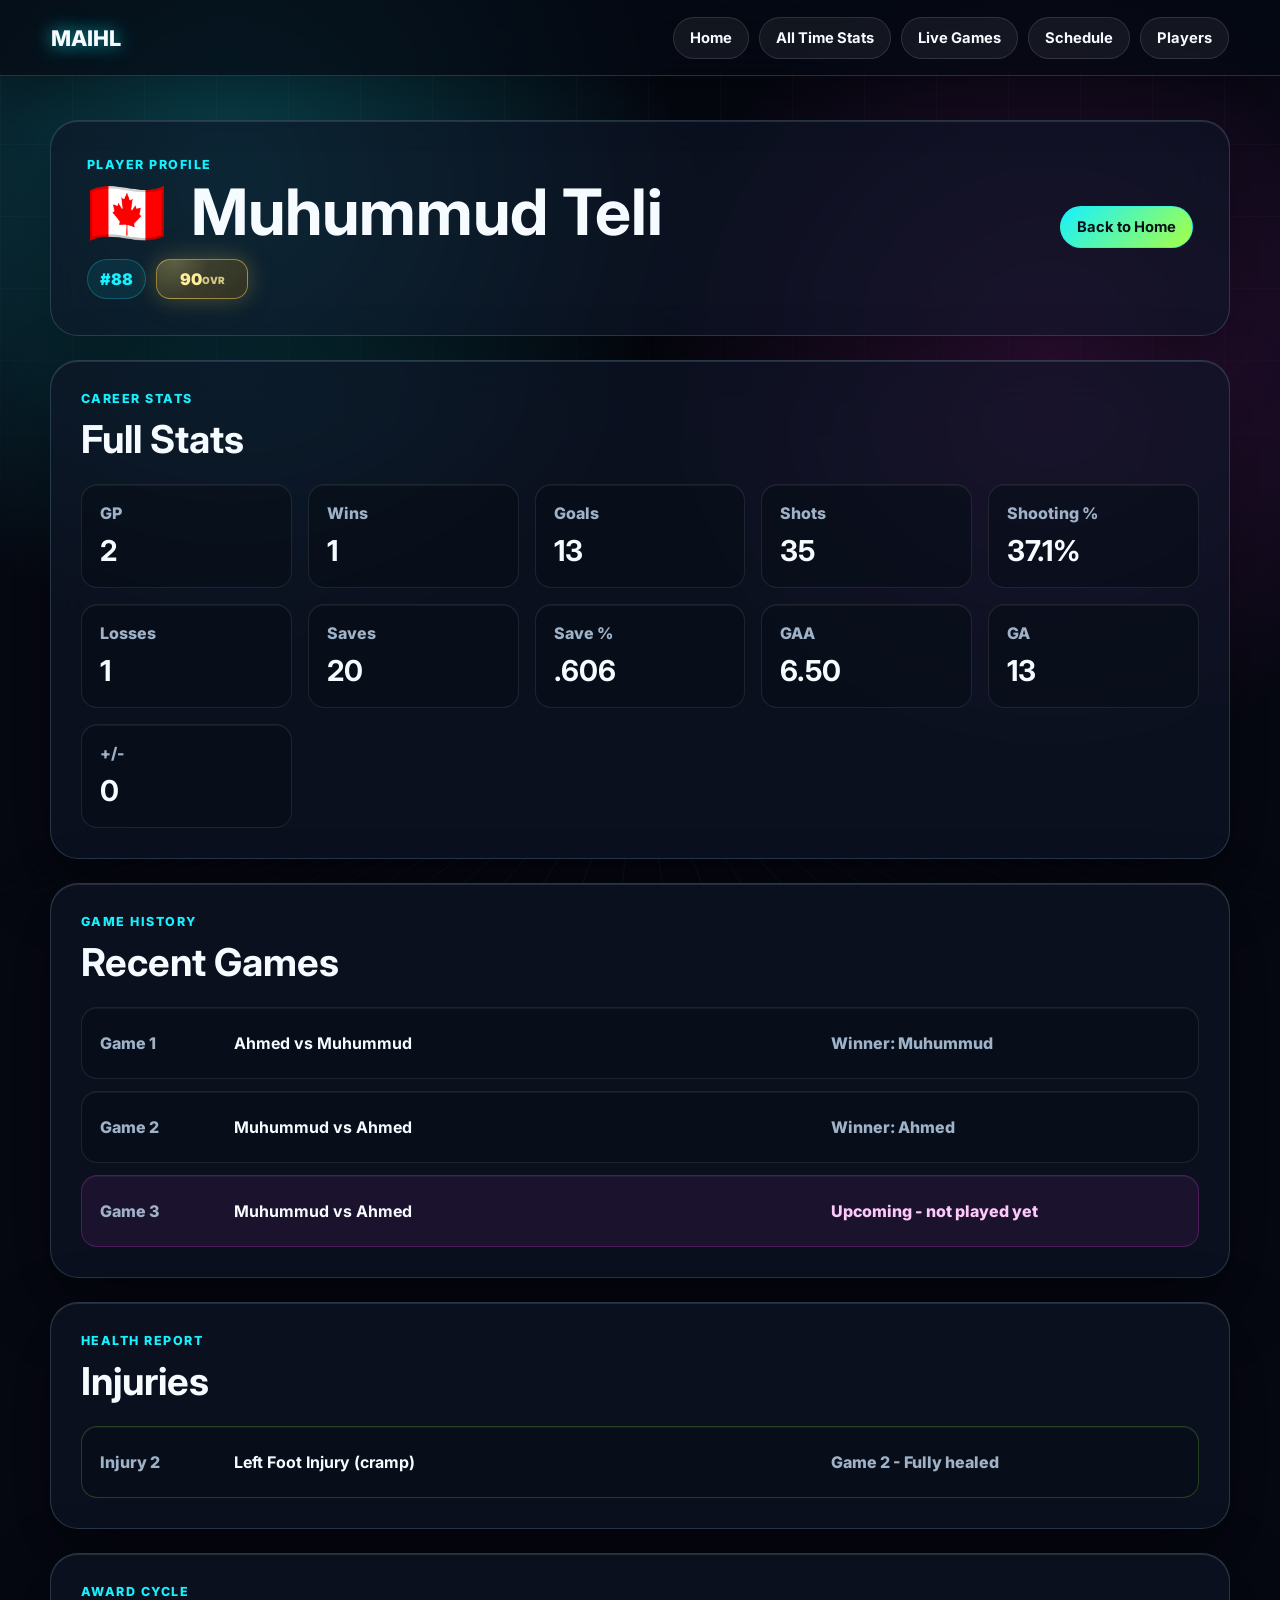
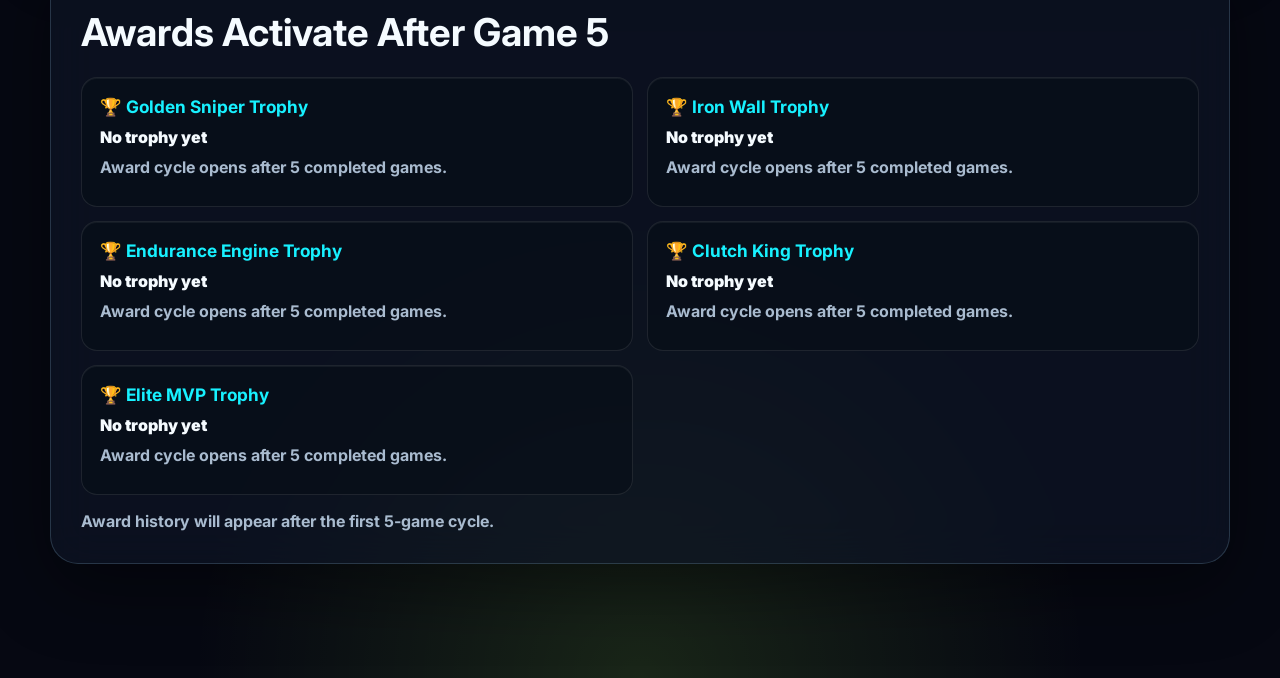
<file: player.html>
<!DOCTYPE html>
<html lang="en">
<head>
  <meta charset="UTF-8">
  <meta name="viewport" content="width=device-width, initial-scale=1.0">
  <title>MAIHL Player Profile</title>
  <link rel="preconnect" href="https://fonts.googleapis.com">
  <link rel="preconnect" href="https://fonts.gstatic.com" crossorigin>
  <link href="https://fonts.googleapis.com/css2?family=Inter:wght@400;500;600;700;800&display=swap" rel="stylesheet">
  <link rel="stylesheet" href="styles.css">
  <link rel="stylesheet" href="profile.css">
</head>
<body>
  <div class="arena-grid" aria-hidden="true"></div>

  <nav class="navbar">
    <a class="brand" href="index.html">MAIHL</a>
    <div class="nav-actions" aria-label="Primary navigation">
      <a class="nav-button" href="index.html#home">Home</a>
      <a class="nav-button" href="index.html#all-time-stats">All Time Stats</a>
      <a class="nav-button" href="index.html#live-games">Live Games</a>
      <a class="nav-button" href="schedule.html">Schedule</a>
      <a class="nav-button" href="players.html">Players</a>
    </div>
  </nav>

  <main class="page-shell profile-shell">
    <section class="profile-hero">
      <div>
        <p class="eyebrow">Player Profile</p>
        <h1 id="player-name">Player</h1>
        <div class="profile-badges">
          <span id="player-number">#--</span>
          <span id="player-overall">N/A OVR</span>
        </div>
      </div>
      <a class="nav-button active" href="index.html#home">Back to Home</a>
    </section>

    <section class="profile-section">
      <div class="section-heading">
        <div>
          <p class="eyebrow">Career Stats</p>
          <h2>Full Stats</h2>
        </div>
      </div>
      <div class="profile-stat-grid" id="career-stats"></div>
    </section>

    <section class="profile-section">
      <div class="section-heading">
        <div>
          <p class="eyebrow">Game History</p>
          <h2>Recent Games</h2>
        </div>
      </div>
      <div class="profile-history" id="game-history"></div>
    </section>

    <section class="profile-section">
      <div class="section-heading">
        <div>
          <p class="eyebrow">Health Report</p>
          <h2>Injuries</h2>
        </div>
      </div>
      <div class="profile-history" id="player-injuries"></div>
    </section>

    <section class="profile-section">
      <div class="section-heading">
        <div>
          <p class="eyebrow">Award Cycle</p>
          <h2 id="profile-awards-title">Trophies</h2>
        </div>
      </div>
      <div class="profile-awards" id="profile-awards"></div>
      <div class="award-history" id="award-history"></div>
    </section>

  </main>

  <script src="data.js"></script>
  <script src="profile.js"></script>
</body>
</html>
</file>
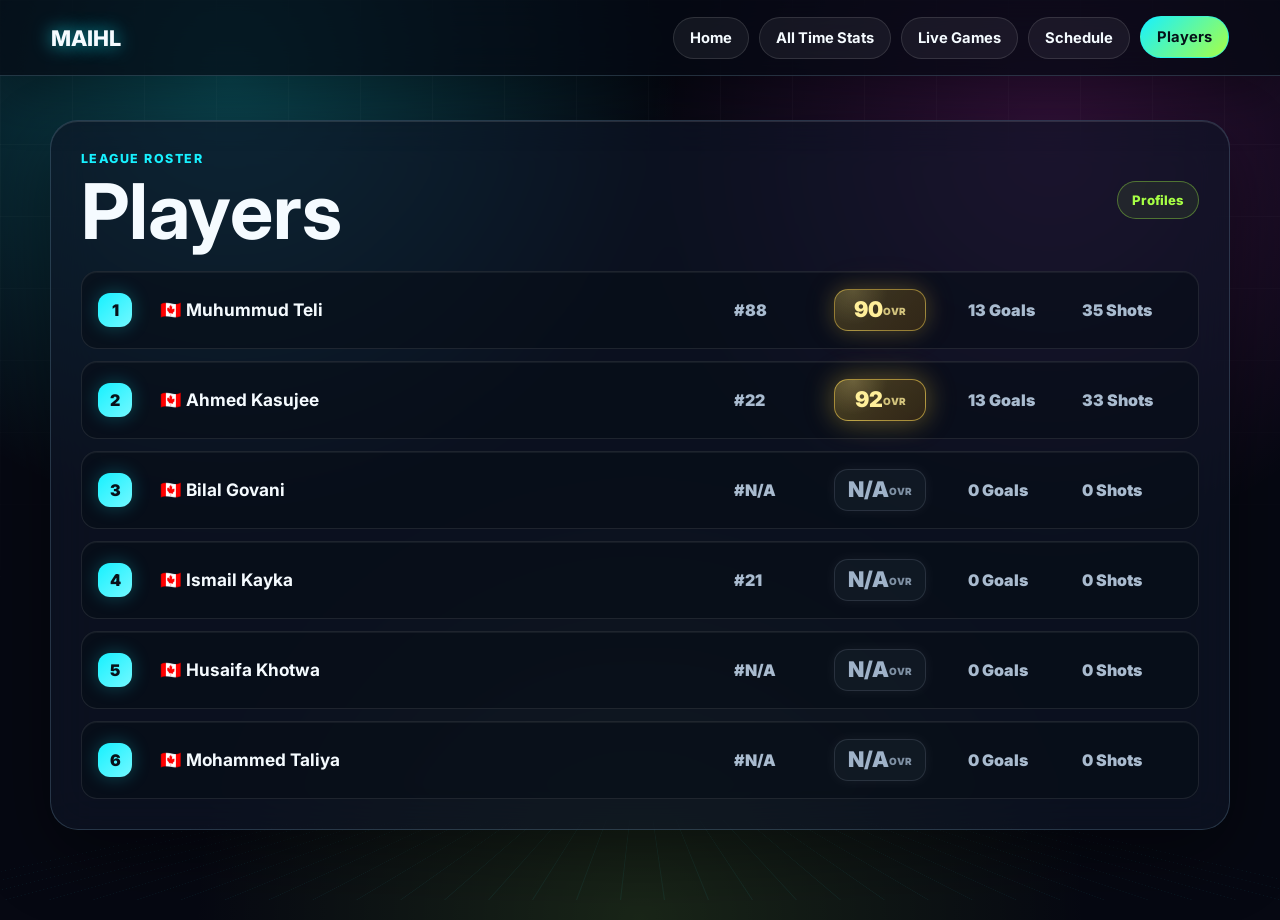
<file: players.html>
<!DOCTYPE html>
<html lang="en">
<head>
  <meta charset="UTF-8">
  <meta name="viewport" content="width=device-width, initial-scale=1.0">
  <title>MAIHL Players</title>
  <link rel="preconnect" href="https://fonts.googleapis.com">
  <link rel="preconnect" href="https://fonts.gstatic.com" crossorigin>
  <link href="https://fonts.googleapis.com/css2?family=Inter:wght@400;500;600;700;800&display=swap" rel="stylesheet">
  <link rel="stylesheet" href="styles.css">
  <link rel="stylesheet" href="players.css">
</head>
<body>
  <div class="arena-grid" aria-hidden="true"></div>

  <nav class="navbar">
    <a class="brand" href="index.html">MAIHL</a>
    <div class="nav-actions" aria-label="Primary navigation">
      <a class="nav-button" href="index.html#home">Home</a>
      <a class="nav-button" href="index.html#all-time-stats">All Time Stats</a>
      <a class="nav-button" href="index.html#live-games">Live Games</a>
      <a class="nav-button" href="schedule.html">Schedule</a>
      <a class="nav-button active" href="players.html">Players</a>
    </div>
  </nav>

  <main class="page-shell players-shell">
    <section class="players-card">
      <div class="section-heading">
        <div>
          <p class="eyebrow">League Roster</p>
          <h1>Players</h1>
        </div>
        <span class="live-pill">Profiles</span>
      </div>
      <div class="players-list" id="players-list"></div>
    </section>
  </main>

  <script src="data.js"></script>
  <script src="players.js"></script>
</body>
</html>
</file>
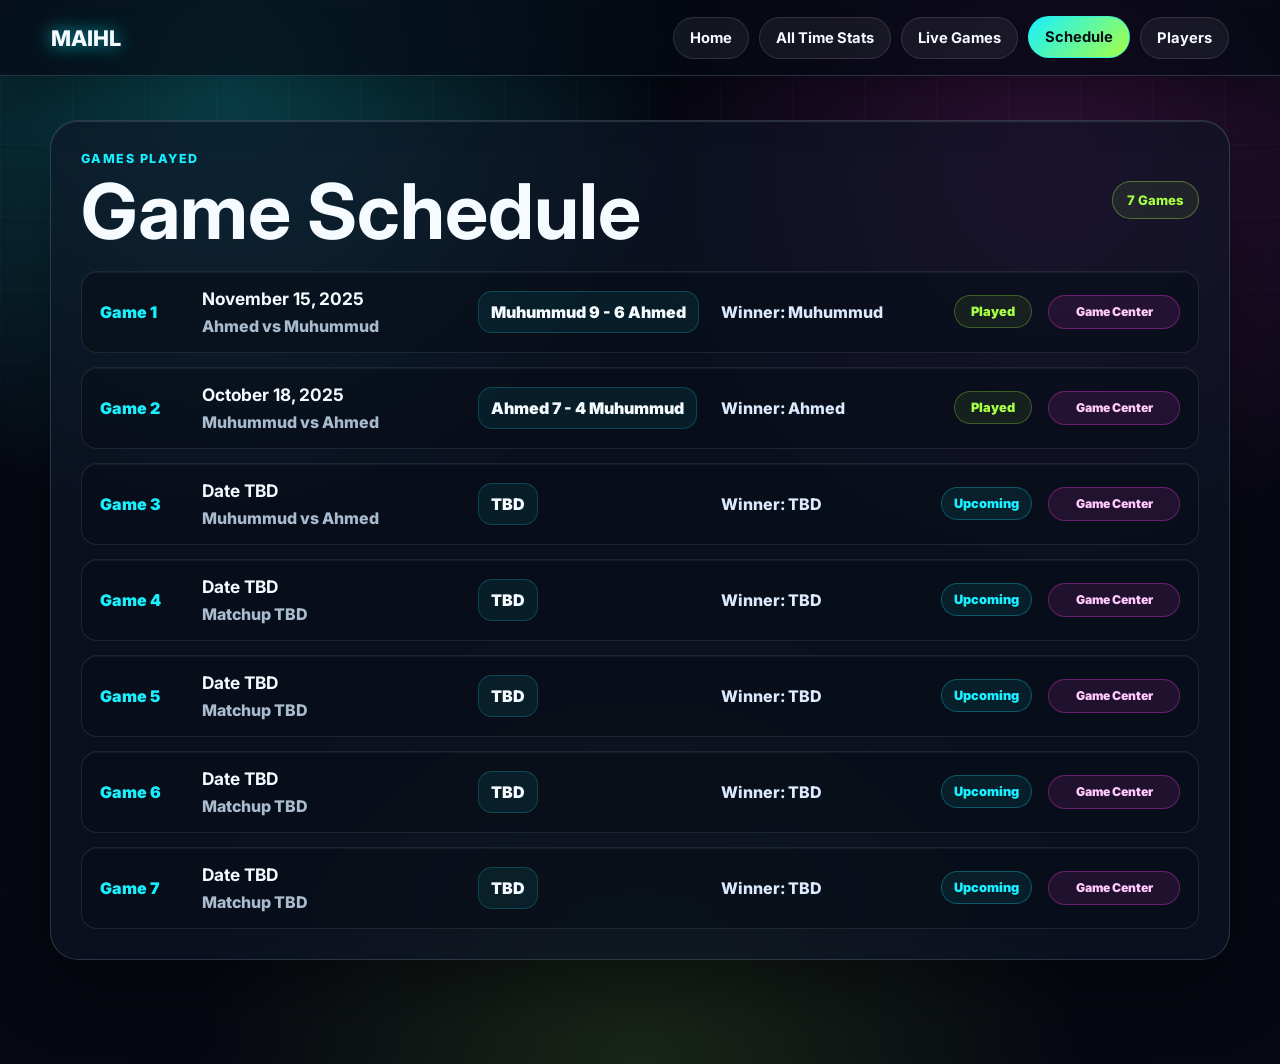
<file: schedule.html>
<!DOCTYPE html>
<html lang="en">
<head>
  <meta charset="UTF-8">
  <meta name="viewport" content="width=device-width, initial-scale=1.0">
  <title>MAIHL Schedule</title>
  <link rel="preconnect" href="https://fonts.googleapis.com">
  <link rel="preconnect" href="https://fonts.gstatic.com" crossorigin>
  <link href="https://fonts.googleapis.com/css2?family=Inter:wght@400;500;600;700;800&display=swap" rel="stylesheet">
  <link rel="stylesheet" href="styles.css">
</head>
<body>
  <div class="arena-grid" aria-hidden="true"></div>

  <nav class="navbar">
    <a class="brand" href="index.html">MAIHL</a>
    <div class="nav-actions" aria-label="Primary navigation">
      <a class="nav-button" href="index.html#home">Home</a>
      <a class="nav-button" href="index.html#all-time-stats">All Time Stats</a>
      <a class="nav-button" href="index.html#live-games">Live Games</a>
      <a class="nav-button active" href="schedule.html">Schedule</a>
      <a class="nav-button" href="players.html">Players</a>
    </div>
  </nav>

  <main class="page-shell">
    <section id="schedule" class="schedule-card" aria-labelledby="schedule-title">
      <div class="section-heading">
        <div>
          <p class="eyebrow">Games Played</p>
          <h1 id="schedule-title">Game Schedule</h1>
        </div>
        <span class="live-pill">7 Games</span>
      </div>
      <div class="schedule-list" id="schedule-list"></div>
    </section>
  </main>

  <script src="data.js"></script>
  <script src="schedule.js"></script>
</body>
</html>
</file>
<file: styles.css>
:root {
  color-scheme: dark;
  --bg: #060812;
  --panel: rgba(14, 22, 38, 0.66);
  --panel-strong: rgba(18, 29, 48, 0.82);
  --line: rgba(170, 225, 255, 0.18);
  --text: #f5fbff;
  --muted: #9cb2c8;
  --cyan: #17f1ff;
  --lime: #a7ff45;
  --pink: #ff3df2;
  --orange: #ffb84c;
}

* {
  box-sizing: border-box;
}

html {
  scroll-behavior: smooth;
}

body {
  min-height: 100vh;
  margin: 0;
  overflow-x: hidden;
  background:
    radial-gradient(circle at 18% 8%, rgba(23, 241, 255, 0.28), transparent 28rem),
    radial-gradient(circle at 82% 16%, rgba(255, 61, 242, 0.19), transparent 25rem),
    radial-gradient(circle at 50% 100%, rgba(167, 255, 69, 0.12), transparent 28rem),
    var(--bg);
  color: var(--text);
  font-family: Inter, system-ui, -apple-system, BlinkMacSystemFont, "Segoe UI", sans-serif;
}

@keyframes riseIn {
  from {
    opacity: 0;
    transform: translateY(22px);
  }

  to {
    opacity: 1;
    transform: translateY(0);
  }
}

@keyframes neonPulse {
  0%,
  100% {
    box-shadow: 0 0 18px rgba(23, 241, 255, 0.18);
  }

  50% {
    box-shadow: 0 0 30px rgba(23, 241, 255, 0.38);
  }
}

@keyframes legendaryOvrPulse {
  0%,
  100% {
    filter: saturate(1);
    box-shadow:
      0 0 18px rgba(255, 214, 76, 0.44),
      0 0 42px rgba(255, 184, 76, 0.2);
  }

  50% {
    filter: saturate(1.35);
    box-shadow:
      0 0 26px rgba(255, 242, 115, 0.75),
      0 0 66px rgba(255, 184, 76, 0.34);
  }
}

@keyframes badgeShine {
  from {
    transform: translateX(-140%) skewX(-16deg);
  }

  to {
    transform: translateX(160%) skewX(-16deg);
  }
}

@keyframes scanLine {
  from {
    transform: translateX(-120%);
  }

  to {
    transform: translateX(120%);
  }
}

@keyframes gridDrift {
  from {
    background-position: 0 0;
  }

  to {
    background-position: 44px 44px;
  }
}

body::before {
  position: fixed;
  inset: 0;
  pointer-events: none;
  content: "";
  background-image:
    linear-gradient(rgba(255, 255, 255, 0.04) 1px, transparent 1px),
    linear-gradient(90deg, rgba(255, 255, 255, 0.04) 1px, transparent 1px);
  background-size: 72px 72px;
  mask-image: linear-gradient(to bottom, rgba(0, 0, 0, 0.8), transparent 78%);
}

.arena-grid {
  position: fixed;
  inset: auto -10vw 0;
  height: 36vh;
  pointer-events: none;
  background:
    linear-gradient(rgba(23, 241, 255, 0.18) 1px, transparent 1px),
    linear-gradient(90deg, rgba(23, 241, 255, 0.18) 1px, transparent 1px);
  background-size: 44px 44px;
  transform: perspective(320px) rotateX(62deg);
  transform-origin: bottom;
  opacity: 0.34;
  animation: gridDrift 12s linear infinite;
}

.navbar {
  position: fixed;
  z-index: 20;
  top: 0;
  left: 0;
  right: 0;
  display: flex;
  align-items: center;
  justify-content: space-between;
  min-height: 76px;
  padding: 14px clamp(18px, 4vw, 56px);
  border-bottom: 1px solid var(--line);
  background: rgba(5, 9, 18, 0.72);
  backdrop-filter: blur(18px);
  box-shadow: 0 18px 52px rgba(0, 0, 0, 0.34);
}

.brand {
  color: var(--text);
  text-decoration: none;
  font-size: 1.35rem;
  font-weight: 800;
  letter-spacing: 0;
  text-shadow: 0 0 18px rgba(23, 241, 255, 0.72);
}

.nav-actions {
  display: flex;
  gap: 10px;
}

.nav-button {
  display: inline-flex;
  align-items: center;
  justify-content: center;
  min-height: 42px;
  padding: 0 16px;
  border: 1px solid rgba(255, 255, 255, 0.12);
  border-radius: 999px;
  color: var(--text);
  background: rgba(255, 255, 255, 0.06);
  text-decoration: none;
  font-size: 0.92rem;
  font-weight: 700;
  white-space: nowrap;
  transition: border-color 160ms ease, color 160ms ease, transform 160ms ease, background 160ms ease;
}

.nav-button:hover,
.nav-button.active {
  border-color: rgba(23, 241, 255, 0.65);
  color: #051018;
  background: linear-gradient(135deg, var(--cyan), var(--lime));
  transform: translateY(-1px);
}

.ovr-badge,
.profile-badges .ovr-badge,
.player-list-row .ovr-badge,
.rating-grid .ovr-badge {
  position: relative;
  display: inline-flex;
  align-items: center;
  justify-content: center;
  min-width: 92px;
  min-height: 40px;
  padding: 9px 13px;
  overflow: hidden;
  border-width: 1px;
  border-style: solid;
  border-radius: 14px;
  color: #a9bbcf;
  background: rgba(255, 255, 255, 0.055);
  font-weight: 950;
  line-height: 1;
  text-align: center;
  isolation: isolate;
  box-shadow: 0 0 14px rgba(255, 255, 255, 0.06);
}

.ovr-badge small,
.player-list-row .ovr-badge small,
.rating-grid .ovr-badge small {
  display: block;
  margin-top: 4px;
  color: currentColor;
  font-size: 0.62rem;
  opacity: 0.78;
}

.ovr-na,
.profile-badges .ovr-badge.ovr-na,
.player-list-row .ovr-badge.ovr-na,
.rating-grid .ovr-badge.ovr-na {
  border-color: rgba(159, 178, 200, 0.16);
  color: #9fb2c8;
  background: rgba(159, 178, 200, 0.06);
}

.ovr-bronze,
.profile-badges .ovr-badge.ovr-bronze,
.player-list-row .ovr-badge.ovr-bronze,
.rating-grid .ovr-badge.ovr-bronze {
  border-color: rgba(150, 89, 48, 0.48);
  color: #d7a071;
  background: linear-gradient(135deg, rgba(95, 50, 28, 0.62), rgba(46, 25, 17, 0.7));
  box-shadow: 0 0 12px rgba(166, 91, 42, 0.16);
}

.ovr-silver,
.profile-badges .ovr-badge.ovr-silver,
.player-list-row .ovr-badge.ovr-silver,
.rating-grid .ovr-badge.ovr-silver {
  border-color: rgba(220, 231, 242, 0.52);
  color: #edf5ff;
  background: linear-gradient(135deg, rgba(242, 247, 255, 0.2), rgba(116, 132, 152, 0.14));
  box-shadow: 0 0 15px rgba(220, 231, 242, 0.14);
}

.ovr-silver::after,
.profile-badges .ovr-badge.ovr-silver::after,
.player-list-row .ovr-badge.ovr-silver::after,
.rating-grid .ovr-badge.ovr-silver::after {
  position: absolute;
  inset: -20% auto -20% -45%;
  z-index: -1;
  width: 42%;
  content: "";
  background: linear-gradient(90deg, transparent, rgba(255, 255, 255, 0.34), transparent);
  animation: badgeShine 4.8s ease-in-out infinite;
}

.ovr-blue,
.profile-badges .ovr-badge.ovr-blue,
.player-list-row .ovr-badge.ovr-blue,
.rating-grid .ovr-badge.ovr-blue {
  border-color: rgba(23, 241, 255, 0.58);
  color: #c8fbff;
  background: linear-gradient(135deg, rgba(23, 241, 255, 0.2), rgba(33, 96, 255, 0.12));
  box-shadow:
    0 0 18px rgba(23, 241, 255, 0.22),
    0 0 34px rgba(33, 96, 255, 0.12);
}

.ovr-gold,
.profile-badges .ovr-badge.ovr-gold,
.player-list-row .ovr-badge.ovr-gold,
.rating-grid .ovr-badge.ovr-gold {
  --ovr-border-alpha: 0.5;
  --ovr-fill-alpha: 0.24;
  --ovr-spot-alpha: 0.16;
  --ovr-glow-alpha: 0.24;
  --ovr-glow-blur: 24px;
  --ovr-outer-alpha: 0.08;
  border-color: rgba(255, 218, 84, var(--ovr-border-alpha));
  color: #ffef9a;
  background:
    radial-gradient(circle at 20% 0%, rgba(255, 244, 154, var(--ovr-spot-alpha)), transparent 42%),
    linear-gradient(135deg, rgba(255, 204, 64, var(--ovr-fill-alpha)), rgba(109, 75, 18, 0.4));
  box-shadow:
    0 0 var(--ovr-glow-blur) rgba(255, 211, 72, var(--ovr-glow-alpha)),
    0 0 42px rgba(255, 184, 76, var(--ovr-outer-alpha));
}

.ovr-legendary,
.profile-badges .ovr-badge.ovr-legendary,
.player-list-row .ovr-badge.ovr-legendary,
.rating-grid .ovr-badge.ovr-legendary {
  border-color: rgba(255, 244, 119, 0.95);
  color: #fff9b7;
  background:
    radial-gradient(circle at 18% 0%, rgba(255, 255, 255, 0.28), transparent 32%),
    linear-gradient(135deg, rgba(255, 232, 67, 0.44), rgba(255, 170, 0, 0.22));
  animation: legendaryOvrPulse 1.9s ease-in-out infinite;
}

.ovr-cracked {
  background-image:
    linear-gradient(115deg, transparent 0 44%, rgba(255, 255, 255, 0.24) 45% 46%, transparent 47%),
    linear-gradient(28deg, transparent 0 58%, rgba(23, 241, 255, 0.18) 59% 60%, transparent 61%);
}

.page-shell {
  position: relative;
  z-index: 1;
  width: min(1180px, calc(100% - 32px));
  margin: 0 auto;
  padding: 120px 0 80px;
}

.hero-panel {
  display: grid;
  grid-template-columns: minmax(0, 1fr) 360px;
  gap: 24px;
  align-items: stretch;
  margin-bottom: 24px;
}

.hero-panel,
.leaderboard-card,
.performance-card,
.news-card,
.prediction-card,
.awards-card,
.injuries-card,
.schedule-card,
.booking-panel {
  border: 1px solid var(--line);
  border-radius: 24px;
  background: var(--panel);
  box-shadow:
    inset 0 1px 0 rgba(255, 255, 255, 0.12),
    0 24px 70px rgba(0, 0, 0, 0.42);
  backdrop-filter: blur(22px);
}

.hero-panel {
  padding: clamp(26px, 5vw, 54px);
}

.eyebrow {
  margin: 0 0 10px;
  color: var(--cyan);
  font-size: 0.78rem;
  font-weight: 800;
  letter-spacing: 0.12em;
  text-transform: uppercase;
}

h1,
h2 {
  margin: 0;
  letter-spacing: 0;
}

h1 {
  max-width: 760px;
  font-size: clamp(2.4rem, 6vw, 5.2rem);
  line-height: 0.95;
}

h2 {
  font-size: clamp(1.65rem, 3vw, 2.5rem);
}

.hero-copy {
  max-width: 650px;
  margin: 22px 0 0;
  color: var(--muted);
  font-size: 1.05rem;
  line-height: 1.7;
}

.booking-panel {
  display: flex;
  flex-direction: column;
  justify-content: space-between;
  min-height: 260px;
  padding: 22px;
  background: var(--panel-strong);
}

.booking-header {
  display: flex;
  align-items: center;
  justify-content: space-between;
  gap: 12px;
  color: var(--muted);
  font-size: 0.86rem;
  font-weight: 700;
}

.booking-header strong {
  color: var(--lime);
}

.booking-grid {
  display: grid;
  grid-template-columns: repeat(3, minmax(0, 1fr));
  gap: 10px;
  margin: 28px 0 18px;
}

.slot,
.book-button {
  border: 0;
  font: inherit;
  font-weight: 800;
  cursor: pointer;
}

.slot {
  min-height: 54px;
  border: 1px solid rgba(255, 255, 255, 0.12);
  border-radius: 14px;
  color: var(--text);
  background: rgba(255, 255, 255, 0.07);
}

.slot.selected,
.slot:hover {
  border-color: rgba(255, 61, 242, 0.72);
  box-shadow: 0 0 22px rgba(255, 61, 242, 0.24);
}

.book-button {
  min-height: 52px;
  border-radius: 16px;
  color: #07111a;
  background: linear-gradient(135deg, var(--cyan), var(--lime));
  box-shadow: 0 0 28px rgba(23, 241, 255, 0.28);
}

.leaderboard-card {
  padding: clamp(18px, 3vw, 30px);
  border-radius: 28px;
  margin-bottom: 24px;
  animation: riseIn 600ms ease both;
}

.performance-card {
  padding: clamp(18px, 3vw, 30px);
  border-radius: 28px;
  margin-bottom: 24px;
  animation: riseIn 600ms 90ms ease both;
}

.news-card {
  padding: clamp(18px, 3vw, 30px);
  border-radius: 28px;
  margin-bottom: 24px;
  animation: riseIn 600ms 160ms ease both;
}

.prediction-card {
  padding: clamp(18px, 3vw, 30px);
  border-radius: 28px;
  margin-bottom: 24px;
  animation: riseIn 600ms 190ms ease both;
}

.awards-card {
  padding: clamp(18px, 3vw, 30px);
  border-radius: 28px;
  margin-bottom: 24px;
  animation: riseIn 600ms 210ms ease both;
}

.schedule-card {
  padding: clamp(18px, 3vw, 30px);
  border-radius: 28px;
  margin-bottom: 24px;
  animation: riseIn 600ms 230ms ease both;
}

.injuries-card {
  padding: clamp(18px, 3vw, 30px);
  border-radius: 28px;
  animation: riseIn 600ms 250ms ease both;
}

.lead-stats,
.efficiency-stats {
  display: grid;
  gap: 18px;
}

.lead-stats {
  grid-template-columns: repeat(3, minmax(0, 1fr));
}

.efficiency-stats {
  grid-template-columns: repeat(2, minmax(0, 1fr));
  margin-top: 18px;
}

.metric-card,
.snapshot-card,
.goalie-card {
  border: 1px solid rgba(255, 255, 255, 0.09);
  border-radius: 16px;
  background: rgba(7, 14, 24, 0.58);
  box-shadow: inset 0 1px 0 rgba(255, 255, 255, 0.05);
  transition: border-color 180ms ease, box-shadow 180ms ease, transform 180ms ease, background 180ms ease;
}

.metric-card {
  min-height: 118px;
  padding: 20px 18px;
}

.metric-card:hover,
.snapshot-list div:hover,
.goalie-row:hover,
.news-item:hover,
.schedule-item:hover {
  border-color: rgba(23, 241, 255, 0.34);
  background: rgba(12, 23, 38, 0.72);
  box-shadow: 0 14px 34px rgba(0, 0, 0, 0.28), 0 0 22px rgba(23, 241, 255, 0.12);
  transform: translateY(-2px);
}

.metric-card h3,
.snapshot-card h3,
.goalie-card h3 {
  margin: 0;
  color: #b6c9dc;
  font-size: 1rem;
  font-weight: 800;
  letter-spacing: 0;
}

.metric-card strong {
  display: block;
  margin-top: 10px;
  color: var(--text);
  font-size: 1.8rem;
  line-height: 1;
}

.metric-card span,
.snapshot-list span,
.goalie-row span {
  display: block;
  margin-top: 10px;
  color: #9fb2c8;
  font-weight: 700;
}

.snapshot-card,
.goalie-card {
  margin-top: 18px;
  padding: 20px 18px;
}

.snapshot-list {
  display: grid;
  grid-template-columns: repeat(4, minmax(160px, 1fr));
  gap: 12px;
  margin-top: 22px;
  overflow-x: auto;
}

.snapshot-list div {
  min-width: 160px;
  min-height: 86px;
  padding: 14px;
  border: 1px solid rgba(23, 241, 255, 0.12);
  border-radius: 14px;
  background: rgba(255, 255, 255, 0.045);
  box-shadow: inset 0 1px 0 rgba(255, 255, 255, 0.05);
  text-align: center;
  transition: border-color 180ms ease, box-shadow 180ms ease, transform 180ms ease, background 180ms ease;
}

.snapshot-list strong,
.goalie-row strong {
  display: block;
  color: #dbeaff;
  font-weight: 800;
}

.goalie-row {
  display: grid;
  grid-template-columns: minmax(160px, 1.4fr) repeat(4, minmax(110px, 1fr));
  align-items: center;
  gap: 14px;
  min-height: 58px;
  margin-top: 14px;
  padding: 12px 16px;
  border: 1px solid rgba(23, 241, 255, 0.12);
  border-radius: 14px;
  background: rgba(255, 255, 255, 0.04);
  transition: border-color 180ms ease, box-shadow 180ms ease, transform 180ms ease, background 180ms ease;
}

.goalie-row span {
  margin-top: 0;
}

.news-list {
  display: grid;
  gap: 14px;
}

.prediction-list,
.awards-grid,
.injury-list {
  display: grid;
  gap: 14px;
}

.prediction-item,
.award-item,
.injury-item {
  position: relative;
  overflow: hidden;
  border: 1px solid rgba(255, 255, 255, 0.09);
  border-radius: 16px;
  background: rgba(7, 14, 24, 0.58);
  box-shadow: inset 0 1px 0 rgba(255, 255, 255, 0.05);
  transition: border-color 180ms ease, box-shadow 180ms ease, transform 180ms ease, background 180ms ease;
}

.prediction-item:hover,
.award-item:hover,
.injury-item:hover {
  border-color: rgba(23, 241, 255, 0.34);
  background: rgba(12, 23, 38, 0.72);
  box-shadow: 0 14px 34px rgba(0, 0, 0, 0.28), 0 0 22px rgba(23, 241, 255, 0.12);
  transform: translateY(-2px);
}

.prediction-item {
  padding: 18px;
}

.prediction-top {
  display: grid;
  grid-template-columns: minmax(0, 1fr) auto minmax(0, 1fr);
  align-items: center;
  gap: 16px;
}

.prediction-side {
  min-height: 120px;
  padding: 16px;
  border: 1px solid rgba(23, 241, 255, 0.12);
  border-radius: 14px;
  background: rgba(255, 255, 255, 0.04);
}

.prediction-side strong {
  display: block;
  color: var(--text);
  font-size: 1.1rem;
}

.prediction-side b {
  display: block;
  margin-top: 10px;
  color: var(--cyan);
  font-size: 2.2rem;
  line-height: 1;
}

.prediction-vs {
  color: #ffc8fb;
  font-size: 1.3rem;
  font-weight: 900;
  text-shadow: 0 0 18px rgba(255, 61, 242, 0.24);
}

.prediction-stats {
  display: grid;
  grid-template-columns: repeat(5, minmax(120px, 1fr));
  gap: 10px;
  margin-top: 14px;
}

.prediction-stat {
  min-height: 76px;
  padding: 12px;
  border: 1px solid rgba(255, 255, 255, 0.08);
  border-radius: 12px;
  background: rgba(255, 255, 255, 0.035);
}

.prediction-stat span,
.award-item span {
  color: #9fb2c8;
  font-size: 0.82rem;
  font-weight: 900;
}

.prediction-stat strong,
.award-item strong {
  display: block;
  margin-top: 8px;
  color: var(--text);
  font-size: 1rem;
}

.prediction-note {
  margin: 14px 0 0;
  color: #a9bbcf;
  font-weight: 700;
  line-height: 1.5;
}

.awards-grid {
  grid-template-columns: repeat(2, minmax(0, 1fr));
}

.award-item {
  min-height: 130px;
  padding: 18px;
}

.award-item strong {
  color: var(--cyan);
  font-size: 1.45rem;
}

.award-list p {
  margin: 10px 0 0;
  color: #a9bbcf;
  font-weight: 700;
  line-height: 1.5;
}

.award-list b {
  color: var(--lime);
}

.injury-list {
  grid-template-columns: repeat(2, minmax(0, 1fr));
}

.injury-item {
  min-height: 128px;
  padding: 18px;
}

.injury-item span {
  color: var(--cyan);
  font-size: 0.82rem;
  font-weight: 900;
}

.injury-item strong {
  display: block;
  margin-top: 8px;
  color: var(--text);
  font-size: 1.1rem;
}

.injury-item p {
  margin: 8px 0 0;
  color: #a9bbcf;
  font-weight: 700;
}

.injury-item em {
  display: inline-flex;
  margin-top: 12px;
  padding: 7px 10px;
  border: 1px solid rgba(167, 255, 69, 0.28);
  border-radius: 999px;
  color: var(--lime);
  background: rgba(167, 255, 69, 0.08);
  font-style: normal;
  font-size: 0.78rem;
  font-weight: 900;
}

.news-item {
  position: relative;
  min-height: 88px;
  padding: 18px 20px 18px 28px;
  overflow: hidden;
  border: 1px solid rgba(255, 255, 255, 0.09);
  border-radius: 16px;
  background: rgba(7, 14, 24, 0.58);
  box-shadow: inset 0 1px 0 rgba(255, 255, 255, 0.05);
  transition: border-color 180ms ease, box-shadow 180ms ease, transform 180ms ease, background 180ms ease;
}

.news-item::before {
  position: absolute;
  top: 16px;
  bottom: 16px;
  left: 0;
  width: 4px;
  border-radius: 0 999px 999px 0;
  content: "";
  background: linear-gradient(to bottom, var(--cyan), #4b8dff);
  box-shadow: 0 0 18px rgba(23, 241, 255, 0.4);
}

.news-item::after,
.schedule-item::after {
  position: absolute;
  inset: 0;
  pointer-events: none;
  content: "";
  background: linear-gradient(90deg, transparent, rgba(255, 255, 255, 0.06), transparent);
  transform: translateX(-120%);
}

.news-item:hover::after,
.schedule-item:hover::after {
  animation: scanLine 900ms ease;
}

.news-item h3 {
  margin: 0;
  color: #dbeaff;
  font-size: 1.02rem;
  font-weight: 800;
  letter-spacing: 0;
}

.news-item p {
  margin: 8px 0 0;
  color: #a9bbcf;
  font-weight: 700;
  line-height: 1.5;
}

.schedule-list {
  display: grid;
  gap: 14px;
}

.schedule-item {
  position: relative;
  display: grid;
  grid-template-columns: 86px minmax(170px, 1.1fr) minmax(160px, 0.9fr) minmax(140px, 0.8fr) 100px 132px;
  align-items: center;
  gap: 16px;
  min-height: 76px;
  padding: 16px 18px;
  border: 1px solid rgba(255, 255, 255, 0.09);
  border-radius: 16px;
  background: rgba(7, 14, 24, 0.58);
  box-shadow: inset 0 1px 0 rgba(255, 255, 255, 0.05);
  overflow: hidden;
  transition: border-color 180ms ease, box-shadow 180ms ease, transform 180ms ease, background 180ms ease;
}

.game-number {
  color: var(--cyan);
  font-weight: 900;
}

.game-details strong {
  display: block;
  color: var(--text);
  font-size: 1.08rem;
}

.game-details span,
.winner {
  display: block;
  margin-top: 7px;
  color: #a9bbcf;
  font-weight: 800;
}

.winner {
  margin-top: 0;
  color: #dbeaff;
}

.final-score {
  display: block;
  justify-self: start;
  transform: translateX(-8px);
  padding: 10px 12px;
  border: 1px solid rgba(23, 241, 255, 0.2);
  border-radius: 14px;
  color: var(--text);
  background: rgba(23, 241, 255, 0.07);
  font-weight: 900;
  text-align: center;
  white-space: nowrap;
}

.game-status {
  justify-self: end;
  min-width: 78px;
  padding: 8px 12px;
  border: 1px solid rgba(167, 255, 69, 0.28);
  border-radius: 999px;
  color: var(--lime);
  background: rgba(167, 255, 69, 0.08);
  font-size: 0.8rem;
  font-weight: 900;
  text-align: center;
}

.game-status.upcoming {
  border-color: rgba(23, 241, 255, 0.28);
  color: var(--cyan);
  background: rgba(23, 241, 255, 0.08);
}

.game-center-button {
  display: inline-flex;
  align-items: center;
  justify-content: center;
  min-height: 34px;
  padding: 0 11px;
  border: 1px solid rgba(255, 61, 242, 0.32);
  border-radius: 999px;
  color: #ffc8fb;
  background: rgba(255, 61, 242, 0.1);
  text-decoration: none;
  font-size: 0.76rem;
  font-weight: 900;
  white-space: nowrap;
  transition: border-color 160ms ease, color 160ms ease, background 160ms ease, box-shadow 160ms ease, transform 160ms ease;
}

.game-center-button:hover {
  border-color: rgba(255, 61, 242, 0.58);
  color: var(--text);
  background: rgba(255, 61, 242, 0.18);
  box-shadow: 0 0 18px rgba(255, 61, 242, 0.22);
  transform: translateY(-1px);
}

.section-heading {
  display: flex;
  align-items: center;
  justify-content: space-between;
  gap: 18px;
  margin-bottom: 22px;
}

.live-pill {
  display: inline-flex;
  align-items: center;
  justify-content: center;
  min-height: 38px;
  padding: 0 14px;
  border: 1px solid rgba(167, 255, 69, 0.36);
  border-radius: 999px;
  color: var(--lime);
  background: rgba(167, 255, 69, 0.08);
  font-size: 0.82rem;
  font-weight: 800;
  animation: neonPulse 3.4s ease-in-out infinite;
}

.table-wrap {
  overflow-x: auto;
  border: 1px solid rgba(255, 255, 255, 0.1);
  border-radius: 20px;
  background: rgba(4, 8, 16, 0.42);
}

table {
  width: 100%;
  min-width: 860px;
  border-collapse: collapse;
}

th,
td {
  padding: 18px 20px;
  text-align: left;
  border-bottom: 1px solid rgba(255, 255, 255, 0.08);
}

th {
  color: #d8f8ff;
  background: rgba(255, 255, 255, 0.06);
  font-size: 0.76rem;
  font-weight: 800;
  letter-spacing: 0.08em;
  text-transform: uppercase;
}

.sort-button {
  min-height: 34px;
  padding: 0 10px;
  border: 1px solid transparent;
  border-radius: 999px;
  color: inherit;
  background: transparent;
  font: inherit;
  letter-spacing: inherit;
  text-transform: inherit;
  cursor: pointer;
  transition: border-color 160ms ease, color 160ms ease, background 160ms ease, box-shadow 160ms ease;
}

.sort-button:hover,
.sort-button.active {
  border-color: rgba(23, 241, 255, 0.38);
  color: var(--cyan);
  background: rgba(23, 241, 255, 0.08);
  box-shadow: 0 0 16px rgba(23, 241, 255, 0.14);
}

td {
  color: var(--text);
  font-weight: 700;
}

.player-link {
  color: var(--text);
  text-decoration: none;
  transition: color 160ms ease, text-shadow 160ms ease;
}

.player-link:hover {
  color: var(--cyan);
  text-shadow: 0 0 16px rgba(23, 241, 255, 0.5);
}

.compare-button {
  display: inline-flex;
  align-items: center;
  justify-content: center;
  min-height: 42px;
  margin-top: 18px;
  padding: 0 18px;
  border: 1px solid rgba(255, 61, 242, 0.34);
  border-radius: 999px;
  color: #ffc8fb;
  background: rgba(255, 61, 242, 0.1);
  text-decoration: none;
  font-weight: 900;
  transition: border-color 160ms ease, color 160ms ease, background 160ms ease, box-shadow 160ms ease, transform 160ms ease;
}

.compare-button:hover {
  border-color: rgba(255, 61, 242, 0.6);
  color: var(--text);
  background: rgba(255, 61, 242, 0.18);
  box-shadow: 0 0 18px rgba(255, 61, 242, 0.2);
  transform: translateY(-1px);
}

.versus-rows {
  display: grid;
  gap: 10px;
}

.versus-row {
  display: grid;
  grid-template-columns: minmax(110px, 1fr) minmax(120px, 0.75fr) minmax(110px, 1fr);
  align-items: center;
  min-height: 58px;
  padding: 12px 16px;
  border: 1px solid rgba(255, 255, 255, 0.09);
  border-radius: 14px;
  background: rgba(255, 255, 255, 0.04);
}

.versus-left,
.versus-right {
  color: var(--text);
  font-size: 1.06rem;
  font-weight: 900;
}

.versus-left {
  text-align: left;
}

.versus-name {
  color: #9fb2c8;
  font-size: 0.78rem;
  font-weight: 900;
  text-align: center;
  text-transform: uppercase;
}

.versus-right {
  text-align: right;
}

.stat-better {
  color: var(--lime);
}

.stat-worse {
  color: #ff7b8a;
}

.stat-tie {
  color: #b8c4d2;
}

td:not(:nth-child(2)),
th:not(:nth-child(2)) {
  text-align: center;
}

tbody tr {
  transition: background 160ms ease, transform 160ms ease;
}

tbody tr:hover {
  background: rgba(23, 241, 255, 0.08);
}

tbody tr:last-child td {
  border-bottom: 0;
}

.rank {
  display: inline-flex;
  align-items: center;
  justify-content: center;
  width: 34px;
  height: 34px;
  border-radius: 12px;
  color: #081018;
  background: linear-gradient(135deg, var(--cyan), #73f8ff);
  box-shadow: 0 0 18px rgba(23, 241, 255, 0.26);
  font-weight: 900;
  transition: transform 180ms ease, box-shadow 180ms ease;
}

tbody tr:hover .rank {
  box-shadow: 0 0 26px rgba(23, 241, 255, 0.42);
  transform: scale(1.06);
}

.rank-one {
  background: linear-gradient(135deg, var(--orange), var(--lime));
}

@media (max-width: 820px) {
  .navbar {
    align-items: flex-start;
    flex-direction: column;
    min-height: 116px;
    gap: 12px;
  }

  .nav-actions {
    width: 100%;
    overflow-x: auto;
    padding-bottom: 2px;
  }

  .page-shell {
    padding-top: 152px;
  }

  .hero-panel {
    grid-template-columns: 1fr;
  }

  .lead-stats,
  .efficiency-stats,
  .prediction-top,
  .prediction-stats,
  .awards-grid,
  .injury-list {
    grid-template-columns: 1fr;
  }

  .goalie-row {
    grid-template-columns: 1fr 1fr;
  }

  .goalie-row strong {
    grid-column: 1 / -1;
  }

  .schedule-item {
    grid-template-columns: 1fr 1fr;
  }

  .game-status {
    justify-self: stretch;
  }

  .final-score,
  .game-center-button {
    justify-self: stretch;
  }

  .game-number,
  .game-details {
    grid-column: 1 / -1;
  }
}

@media (max-width: 520px) {
  .page-shell {
    width: min(100% - 20px, 1180px);
  }

  .hero-panel {
    padding: 24px 18px;
    border-radius: 20px;
  }

  .booking-grid {
    grid-template-columns: 1fr;
  }

  .snapshot-list {
    grid-template-columns: 1fr;
  }

  .goalie-row {
    grid-template-columns: 1fr;
  }

  .section-heading {
    align-items: flex-start;
    flex-direction: column;
  }

  th,
  td {
    padding: 15px 14px;
  }
}

@media (prefers-reduced-motion: reduce) {
  *,
  *::before,
  *::after {
    scroll-behavior: auto !important;
    animation-duration: 1ms !important;
    animation-iteration-count: 1 !important;
    transition-duration: 1ms !important;
  }
}
</file>
<file: compare.css>
.compare-shell {
  padding-bottom: 90px;
}

.compare-card {
  padding: clamp(18px, 3vw, 30px);
  border: 1px solid var(--line);
  border-radius: 28px;
  background: var(--panel);
  box-shadow:
    inset 0 1px 0 rgba(255, 255, 255, 0.12),
    0 24px 70px rgba(0, 0, 0, 0.42);
  backdrop-filter: blur(22px);
  animation: riseIn 600ms ease both;
}

.compare-header-line {
  display: flex;
  align-items: flex-start;
  justify-content: space-between;
  gap: 18px;
  margin-bottom: 16px;
}

.compare-topline {
  display: flex;
  justify-content: center;
  margin-bottom: 16px;
}

.compare-controls {
  display: grid;
  width: min(100%, 760px);
  grid-template-columns: minmax(0, 1fr) auto minmax(0, 1fr);
  align-items: center;
  gap: 12px;
}

.compare-controls select {
  min-height: 44px;
  border: 1px solid rgba(255, 255, 255, 0.12);
  border-radius: 999px;
  color: var(--text);
  background: rgba(255, 255, 255, 0.06);
  font: inherit;
  font-weight: 800;
}

.compare-controls select {
  padding: 0 14px;
  outline: none;
}

.compare-controls select option {
  color: var(--text);
  background: #07101b;
  font-weight: 800;
}

.compare-controls strong {
  color: #ffc8fb;
  text-shadow: 0 0 18px rgba(255, 61, 242, 0.24);
}

.compare-matchup-banner {
  display: grid;
  grid-template-columns: minmax(0, 1fr) auto minmax(0, 1fr);
  align-items: center;
  gap: 16px;
  min-height: 92px;
  margin: 10px 0 18px;
  padding: 18px;
  border: 1px solid rgba(23, 241, 255, 0.16);
  border-radius: 20px;
  background:
    radial-gradient(circle at 50% 0%, rgba(23, 241, 255, 0.12), transparent 42%),
    rgba(7, 14, 24, 0.58);
  box-shadow: inset 0 1px 0 rgba(255, 255, 255, 0.06), 0 0 28px rgba(23, 241, 255, 0.08);
  animation: riseIn 620ms ease both;
}

.compare-matchup-banner span {
  min-width: 0;
  color: var(--text);
  font-size: clamp(1.35rem, 4vw, 2.7rem);
  font-weight: 950;
  line-height: 1;
}

.compare-matchup-banner span:first-child {
  text-align: right;
}

.compare-matchup-banner span:last-child {
  text-align: left;
}

.compare-matchup-banner strong {
  display: inline-flex;
  align-items: center;
  justify-content: center;
  width: 58px;
  height: 58px;
  border: 1px solid rgba(255, 61, 242, 0.32);
  border-radius: 50%;
  color: #ffc8fb;
  background: rgba(255, 61, 242, 0.08);
  text-shadow: 0 0 18px rgba(255, 61, 242, 0.34);
  box-shadow: 0 0 22px rgba(255, 61, 242, 0.12);
}

.compare-section {
  margin-top: 16px;
  padding: 18px;
  border: 1px solid rgba(255, 255, 255, 0.09);
  border-radius: 16px;
  background: rgba(7, 14, 24, 0.58);
  box-shadow: inset 0 1px 0 rgba(255, 255, 255, 0.05);
}

.compare-section h2 {
  margin-bottom: 14px;
  font-size: 1.25rem;
}

.compare-match-title {
  color: var(--text);
  text-align: center;
}

.compare-match-title span {
  color: #ffc8fb;
  padding: 0 14px;
}

.compare-home {
  width: fit-content;
  margin-top: 2px;
}

.prediction-summary {
  margin-top: 16px;
  padding: 18px;
  border: 1px solid rgba(167, 255, 69, 0.22);
  border-radius: 16px;
  background: rgba(167, 255, 69, 0.07);
}

.prediction-summary strong {
  color: var(--lime);
}

.rating-grid {
  display: grid;
  grid-template-columns: repeat(3, minmax(0, 1fr));
  gap: 12px;
}

.rating-grid article {
  min-height: 112px;
  padding: 16px;
  border: 1px solid rgba(255, 255, 255, 0.09);
  border-radius: 14px;
  background: rgba(7, 14, 24, 0.58);
  text-align: center;
}

.rating-grid span,
.rating-grid em {
  display: block;
  color: #9fb2c8;
  font-style: normal;
  font-weight: 900;
}

.rating-grid strong {
  display: block;
  margin: 10px 0;
  color: var(--text);
  font-size: 1.25rem;
}

.rating-grid .ovr-badge {
  margin: 12px auto 10px;
}

.winner-prediction {
  border-color: rgba(167, 255, 69, 0.28) !important;
  box-shadow: 0 0 22px rgba(167, 255, 69, 0.12);
}

@media (max-width: 760px) {
  .compare-header-line,
  .compare-topline,
  .rating-grid,
  .compare-controls {
    grid-template-columns: 1fr;
  }

  .compare-header-line {
    flex-direction: column;
  }

  .compare-matchup-banner {
    grid-template-columns: 1fr;
    min-height: auto;
  }

  .compare-matchup-banner span,
  .compare-matchup-banner span:first-child,
  .compare-matchup-banner span:last-child {
    text-align: center;
  }
}
</file>
<file: game.css>
.game-shell {
  padding-bottom: 90px;
}

.game-hero,
.game-summary-card,
.game-stats-card,
.scoring-card {
  border: 1px solid var(--line);
  border-radius: 28px;
  background: var(--panel);
  box-shadow:
    inset 0 1px 0 rgba(255, 255, 255, 0.12),
    0 24px 70px rgba(0, 0, 0, 0.42);
  backdrop-filter: blur(22px);
  animation: riseIn 600ms ease both;
}

.game-hero {
  display: flex;
  align-items: center;
  justify-content: space-between;
  gap: 18px;
  margin-bottom: 24px;
  padding: clamp(22px, 4vw, 36px);
}

.game-hero-actions {
  display: flex;
  flex-wrap: wrap;
  justify-content: flex-end;
  gap: 10px;
}

.watch-game-button {
  min-height: 42px;
  padding: 0 16px;
  border: 1px solid rgba(255, 84, 103, 0.5);
  border-radius: 999px;
  color: #ffd7dc;
  background: rgba(255, 84, 103, 0.16);
  font: inherit;
  font-weight: 900;
  box-shadow: 0 0 18px rgba(255, 84, 103, 0.18);
  cursor: not-allowed;
}

.game-hero h1 {
  font-size: clamp(2rem, 5vw, 4rem);
}

.game-summary-card,
.game-stats-card,
.scoring-card {
  margin-bottom: 24px;
  padding: clamp(18px, 3vw, 30px);
}

.matchup-panel,
.scoreboard-panel {
  display: grid;
  grid-template-columns: minmax(0, 1fr) minmax(220px, 0.8fr) minmax(0, 1fr);
  gap: 16px;
  align-items: stretch;
}

.team-card,
.score-card,
.score-team,
.score-divider,
.winner-panel,
.goal-item {
  border: 1px solid rgba(255, 255, 255, 0.09);
  border-radius: 16px;
  background: rgba(7, 14, 24, 0.58);
  box-shadow: inset 0 1px 0 rgba(255, 255, 255, 0.05);
}

.team-card,
.score-card {
  min-height: 140px;
  padding: 20px;
}

.team-card span,
.score-card span,
.winner-panel span {
  color: #9fb2c8;
  font-weight: 900;
}

.team-card strong,
.score-card strong,
.winner-panel strong {
  display: block;
  margin-top: 14px;
  color: var(--text);
  font-size: clamp(1.4rem, 3vw, 2.2rem);
}

.score-card {
  text-align: center;
  border-color: rgba(23, 241, 255, 0.22);
  box-shadow: inset 0 1px 0 rgba(255, 255, 255, 0.05), 0 0 22px rgba(23, 241, 255, 0.1);
}

.score-team {
  position: relative;
  display: flex;
  align-items: center;
  justify-content: center;
  flex-direction: column;
  min-height: 190px;
  padding: 22px;
  overflow: hidden;
  text-align: center;
}

.score-team::before {
  position: absolute;
  inset: 0;
  pointer-events: none;
  content: "";
  background: radial-gradient(circle at 18% 0%, rgba(23, 241, 255, 0.16), transparent 42%);
}

.score-team.is-winner {
  border-color: rgba(167, 255, 69, 0.42);
  box-shadow: inset 0 1px 0 rgba(255, 255, 255, 0.05), 0 0 26px rgba(167, 255, 69, 0.14);
}

.score-team span,
.score-divider span {
  position: relative;
  z-index: 1;
  color: #9fb2c8;
  font-weight: 900;
}

.score-team strong {
  position: relative;
  z-index: 1;
  display: block;
  margin-top: 12px;
  color: var(--text);
  font-size: clamp(1.35rem, 3vw, 2rem);
}

.score-team b {
  position: relative;
  z-index: 1;
  display: block;
  margin-top: 18px;
  color: var(--cyan);
  font-size: clamp(3rem, 8vw, 5.8rem);
  line-height: 0.9;
  text-shadow: 0 0 24px rgba(23, 241, 255, 0.32);
}

.score-team.is-winner b {
  color: var(--lime);
  text-shadow: 0 0 24px rgba(167, 255, 69, 0.32);
}

.score-divider {
  display: flex;
  align-items: center;
  justify-content: center;
  flex-direction: column;
  min-height: 190px;
  padding: 20px;
  text-align: center;
  border-color: rgba(255, 61, 242, 0.18);
}

.score-divider strong {
  display: block;
  margin-top: 12px;
  color: #ffc8fb;
  font-size: clamp(1.8rem, 4vw, 3.4rem);
  text-shadow: 0 0 20px rgba(255, 61, 242, 0.28);
}

.winner-panel {
  margin-top: 16px;
  padding: 18px 20px;
}

.game-stat-board {
  display: grid;
  gap: 10px;
}

.game-stat-header,
.game-stat-row,
.projected-winner-card {
  display: grid;
  grid-template-columns: minmax(0, 1fr) minmax(80px, 0.45fr) minmax(0, 1fr);
  align-items: center;
  gap: 12px;
  border: 1px solid rgba(255, 255, 255, 0.09);
  border-radius: 14px;
  background: rgba(255, 255, 255, 0.04);
}

.game-stat-header {
  min-height: 66px;
  padding: 12px 18px;
  border-color: rgba(23, 241, 255, 0.16);
}

.projected-winner-card {
  grid-template-columns: 1fr;
  min-height: 112px;
  padding: 18px;
  border-color: rgba(167, 255, 69, 0.28);
  background: rgba(167, 255, 69, 0.07);
  text-align: center;
  box-shadow: 0 0 22px rgba(167, 255, 69, 0.12);
  animation: riseIn 420ms ease both;
}

.projected-winner-card span,
.projected-winner-card em {
  color: #9fb2c8;
  font-style: normal;
  font-weight: 900;
}

.projected-winner-card strong {
  display: block;
  margin: 8px 0;
  color: var(--lime);
  font-size: clamp(1.5rem, 3vw, 2.2rem);
}

.game-stat-header span {
  color: var(--text);
  font-weight: 900;
}

.game-stat-header span:first-child,
.game-stat-row strong:first-child {
  text-align: left;
}

.game-stat-header span:last-child,
.game-stat-row strong:last-child {
  text-align: right;
}

.game-stat-header b {
  color: #ffc8fb;
  font-size: 1.4rem;
  text-align: center;
}

.game-stat-row {
  min-height: 60px;
  padding: 12px 16px;
  animation: riseIn 420ms ease both;
}

.game-stat-row strong {
  color: var(--text);
  font-size: 1.3rem;
}

.game-stat-row span {
  color: var(--cyan);
  font-size: 0.8rem;
  font-weight: 900;
  text-align: center;
  text-transform: uppercase;
}

.goal-list {
  display: grid;
  gap: 12px;
}

.goal-item {
  display: grid;
  grid-template-columns: 110px minmax(180px, 1fr);
  align-items: center;
  gap: 16px;
  min-height: 72px;
  padding: 16px 18px;
}

.goal-item span {
  color: var(--cyan);
  font-weight: 900;
}

.goal-item strong {
  color: var(--text);
  font-size: 1.06rem;
}

@media (max-width: 820px) {
  .game-hero,
  .matchup-panel,
  .scoreboard-panel {
    grid-template-columns: 1fr;
  }

  .game-hero {
    align-items: flex-start;
    flex-direction: column;
  }

  .game-hero-actions {
    justify-content: flex-start;
  }
}

@media (max-width: 520px) {
  .goal-item {
    grid-template-columns: 1fr;
  }
}
</file>
<file: profile.css>
.profile-shell {
  padding-bottom: 90px;
}

.profile-hero,
.profile-section {
  border: 1px solid var(--line);
  border-radius: 28px;
  background: var(--panel);
  box-shadow:
    inset 0 1px 0 rgba(255, 255, 255, 0.12),
    0 24px 70px rgba(0, 0, 0, 0.42);
  backdrop-filter: blur(22px);
  animation: riseIn 600ms ease both;
}

.profile-hero {
  display: flex;
  align-items: center;
  justify-content: space-between;
  gap: 18px;
  margin-bottom: 24px;
  padding: clamp(22px, 4vw, 36px);
}

.profile-hero h1 {
  font-size: clamp(2.1rem, 5vw, 4.2rem);
}

.profile-flag {
  display: inline-block;
  margin-right: 10px;
}

.profile-badges {
  display: flex;
  flex-wrap: wrap;
  gap: 10px;
  margin-top: 16px;
}

.profile-badges span {
  display: inline-flex;
  align-items: center;
  justify-content: center;
  min-height: 36px;
  padding: 0 12px;
  border: 1px solid rgba(23, 241, 255, 0.24);
  border-radius: 999px;
  color: var(--cyan);
  background: rgba(23, 241, 255, 0.08);
  font-weight: 900;
}

.profile-section {
  margin-bottom: 24px;
  padding: clamp(18px, 3vw, 30px);
}

.profile-stat-grid,
.chart-grid {
  display: grid;
  gap: 16px;
}

.profile-stat-grid {
  grid-template-columns: repeat(5, minmax(130px, 1fr));
}

.profile-stat,
.history-item,
.chart-card {
  border: 1px solid rgba(255, 255, 255, 0.09);
  border-radius: 16px;
  background: rgba(7, 14, 24, 0.58);
  box-shadow: inset 0 1px 0 rgba(255, 255, 255, 0.05);
  transition: border-color 180ms ease, box-shadow 180ms ease, transform 180ms ease, background 180ms ease;
}

.profile-stat:hover,
.history-item:hover,
.profile-award-card:hover {
  border-color: rgba(23, 241, 255, 0.34);
  background: rgba(12, 23, 38, 0.72);
  box-shadow: 0 14px 34px rgba(0, 0, 0, 0.28), 0 0 22px rgba(23, 241, 255, 0.12);
  transform: translateY(-2px);
}

.profile-stat {
  min-height: 104px;
  padding: 18px;
}

.profile-stat span,
.history-item span {
  color: #9fb2c8;
  font-weight: 800;
}

.profile-stat strong {
  display: block;
  margin-top: 10px;
  color: var(--text);
  font-size: 1.8rem;
}

.profile-history {
  display: grid;
  gap: 12px;
}

.history-item {
  display: grid;
  grid-template-columns: 120px minmax(180px, 1fr) minmax(130px, 0.6fr);
  align-items: center;
  gap: 14px;
  min-height: 72px;
  padding: 15px 18px;
}

.history-item strong {
  color: var(--text);
}

.upcoming-history {
  border-color: rgba(255, 61, 242, 0.22);
  background: rgba(255, 61, 242, 0.07);
}

.upcoming-history span:last-child {
  color: #ffc8fb;
}

.injury-history {
  border-color: rgba(167, 255, 69, 0.2);
}

.profile-awards {
  display: grid;
  grid-template-columns: repeat(2, minmax(0, 1fr));
  gap: 14px;
}

.profile-award-card {
  min-height: 130px;
  padding: 18px;
  border: 1px solid rgba(255, 255, 255, 0.09);
  border-radius: 16px;
  background: rgba(7, 14, 24, 0.58);
  box-shadow: inset 0 1px 0 rgba(255, 255, 255, 0.05);
  transition: border-color 180ms ease, box-shadow 180ms ease, transform 180ms ease, background 180ms ease;
}

.profile-award-card strong {
  display: block;
  color: var(--cyan);
  font-size: 1.08rem;
}

.profile-award-card span {
  display: block;
  margin-top: 10px;
  color: var(--text);
  font-weight: 900;
}

.profile-award-card p,
.award-empty {
  margin: 8px 0 0;
  color: #a9bbcf;
  font-weight: 700;
  line-height: 1.5;
}

.profile-award-card.is-player-award {
  border-color: rgba(167, 255, 69, 0.34);
  box-shadow: inset 0 1px 0 rgba(255, 255, 255, 0.05), 0 0 24px rgba(167, 255, 69, 0.12);
}

.award-history {
  margin-top: 14px;
}

.chart-grid {
  grid-template-columns: minmax(0, 1.2fr) repeat(2, minmax(0, 1fr));
}

.chart-card {
  position: relative;
  min-height: 330px;
  padding: 18px;
  overflow: hidden;
  transition: border-color 180ms ease, box-shadow 180ms ease, transform 180ms ease, background 180ms ease;
}

.chart-card::before {
  position: absolute;
  inset: 0;
  pointer-events: none;
  content: "";
  background:
    radial-gradient(circle at 18% 0%, rgba(23, 241, 255, 0.13), transparent 38%),
    linear-gradient(135deg, rgba(255, 255, 255, 0.05), transparent 48%);
}

.chart-card:hover {
  border-color: rgba(23, 241, 255, 0.34);
  background: rgba(12, 23, 38, 0.72);
  box-shadow: 0 14px 34px rgba(0, 0, 0, 0.28), 0 0 22px rgba(23, 241, 255, 0.12);
  transform: translateY(-2px);
}

.chart-header {
  position: relative;
  z-index: 1;
  display: flex;
  align-items: flex-start;
  justify-content: space-between;
  gap: 14px;
  margin-bottom: 18px;
}

.chart-header h3 {
  margin: 0;
  color: #dbeaff;
  font-size: 1rem;
}

.chart-header span {
  display: block;
  margin-top: 6px;
  color: #9fb2c8;
  font-size: 0.84rem;
  font-weight: 800;
}

.chart-header strong {
  min-width: 48px;
  padding: 8px 10px;
  border: 1px solid rgba(23, 241, 255, 0.2);
  border-radius: 12px;
  color: var(--cyan);
  background: rgba(23, 241, 255, 0.08);
  font-size: 1.2rem;
  text-align: center;
  box-shadow: 0 0 18px rgba(23, 241, 255, 0.12);
}

.chart-card canvas {
  position: relative;
  z-index: 1;
  width: 100%;
  height: 248px;
}

.trend-summary {
  display: grid;
  grid-template-columns: repeat(3, minmax(0, 1fr));
  gap: 12px;
  margin-bottom: 16px;
}

.trend-mini {
  min-height: 86px;
  padding: 14px;
  border: 1px solid rgba(23, 241, 255, 0.12);
  border-radius: 16px;
  background: rgba(255, 255, 255, 0.045);
  box-shadow: inset 0 1px 0 rgba(255, 255, 255, 0.05);
}

.trend-mini span {
  color: #9fb2c8;
  font-size: 0.82rem;
  font-weight: 800;
}

.trend-mini strong {
  display: block;
  margin-top: 8px;
  color: var(--text);
  font-size: 1.45rem;
}

.trend-mini em {
  display: block;
  margin-top: 5px;
  color: var(--cyan);
  font-style: normal;
  font-size: 0.78rem;
  font-weight: 900;
}

.chart-fallback {
  display: flex;
  align-items: center;
  justify-content: center;
  min-height: 210px;
  border: 1px dashed rgba(23, 241, 255, 0.28);
  border-radius: 14px;
  color: #9fb2c8;
  font-weight: 800;
  text-align: center;
}

@media (max-width: 900px) {
  .profile-stat-grid,
  .trend-summary,
  .chart-grid,
  .profile-awards {
    grid-template-columns: 1fr 1fr;
  }

  .history-item {
    grid-template-columns: 1fr;
  }
}

@media (max-width: 560px) {
  .profile-hero {
    align-items: flex-start;
    flex-direction: column;
  }

  .profile-stat-grid,
  .trend-summary,
  .chart-grid,
  .profile-awards {
    grid-template-columns: 1fr;
  }
}
</file>
<file: players.css>
.players-shell {
  padding-bottom: 90px;
}

.players-card {
  padding: clamp(18px, 3vw, 30px);
  border: 1px solid var(--line);
  border-radius: 28px;
  background: var(--panel);
  box-shadow:
    inset 0 1px 0 rgba(255, 255, 255, 0.12),
    0 24px 70px rgba(0, 0, 0, 0.42);
  backdrop-filter: blur(22px);
  animation: riseIn 600ms ease both;
}

.players-list {
  display: grid;
  gap: 12px;
}

.player-list-row {
  display: grid;
  grid-template-columns: 48px minmax(210px, 1fr) 86px 120px 100px 100px;
  align-items: center;
  gap: 14px;
  min-height: 78px;
  padding: 14px 16px;
  border: 1px solid rgba(255, 255, 255, 0.09);
  border-radius: 16px;
  color: var(--text);
  background: rgba(7, 14, 24, 0.58);
  text-decoration: none;
  box-shadow: inset 0 1px 0 rgba(255, 255, 255, 0.05);
  transition: border-color 180ms ease, box-shadow 180ms ease, transform 180ms ease, background 180ms ease;
  animation: riseIn 520ms ease both;
}

.player-list-row:hover {
  border-color: rgba(23, 241, 255, 0.34);
  background: rgba(12, 23, 38, 0.72);
  box-shadow: 0 14px 34px rgba(0, 0, 0, 0.28), 0 0 22px rgba(23, 241, 255, 0.12);
  transform: translateY(-2px);
}

.player-list-row strong {
  color: var(--text);
  font-size: 1.08rem;
}

.player-list-row > span:not(.rank) {
  color: #a9bbcf;
  font-weight: 900;
}

.player-list-row b {
  justify-self: start;
  min-width: 86px;
  padding: 9px 12px;
  border: 1px solid rgba(167, 255, 69, 0.28);
  border-radius: 14px;
  color: var(--lime);
  background: rgba(167, 255, 69, 0.08);
  font-size: 1.35rem;
  line-height: 1;
  text-align: center;
  box-shadow: 0 0 20px rgba(167, 255, 69, 0.12);
}

.player-list-row small {
  display: block;
  margin-top: 3px;
  color: #a9bbcf;
  font-size: 0.62rem;
}

@media (max-width: 860px) {
  .player-list-row {
    grid-template-columns: 48px minmax(0, 1fr) 92px;
  }
}

@media (max-width: 520px) {
  .player-list-row {
    grid-template-columns: 1fr;
  }

  .player-list-row b {
    justify-self: stretch;
  }
}
</file>
